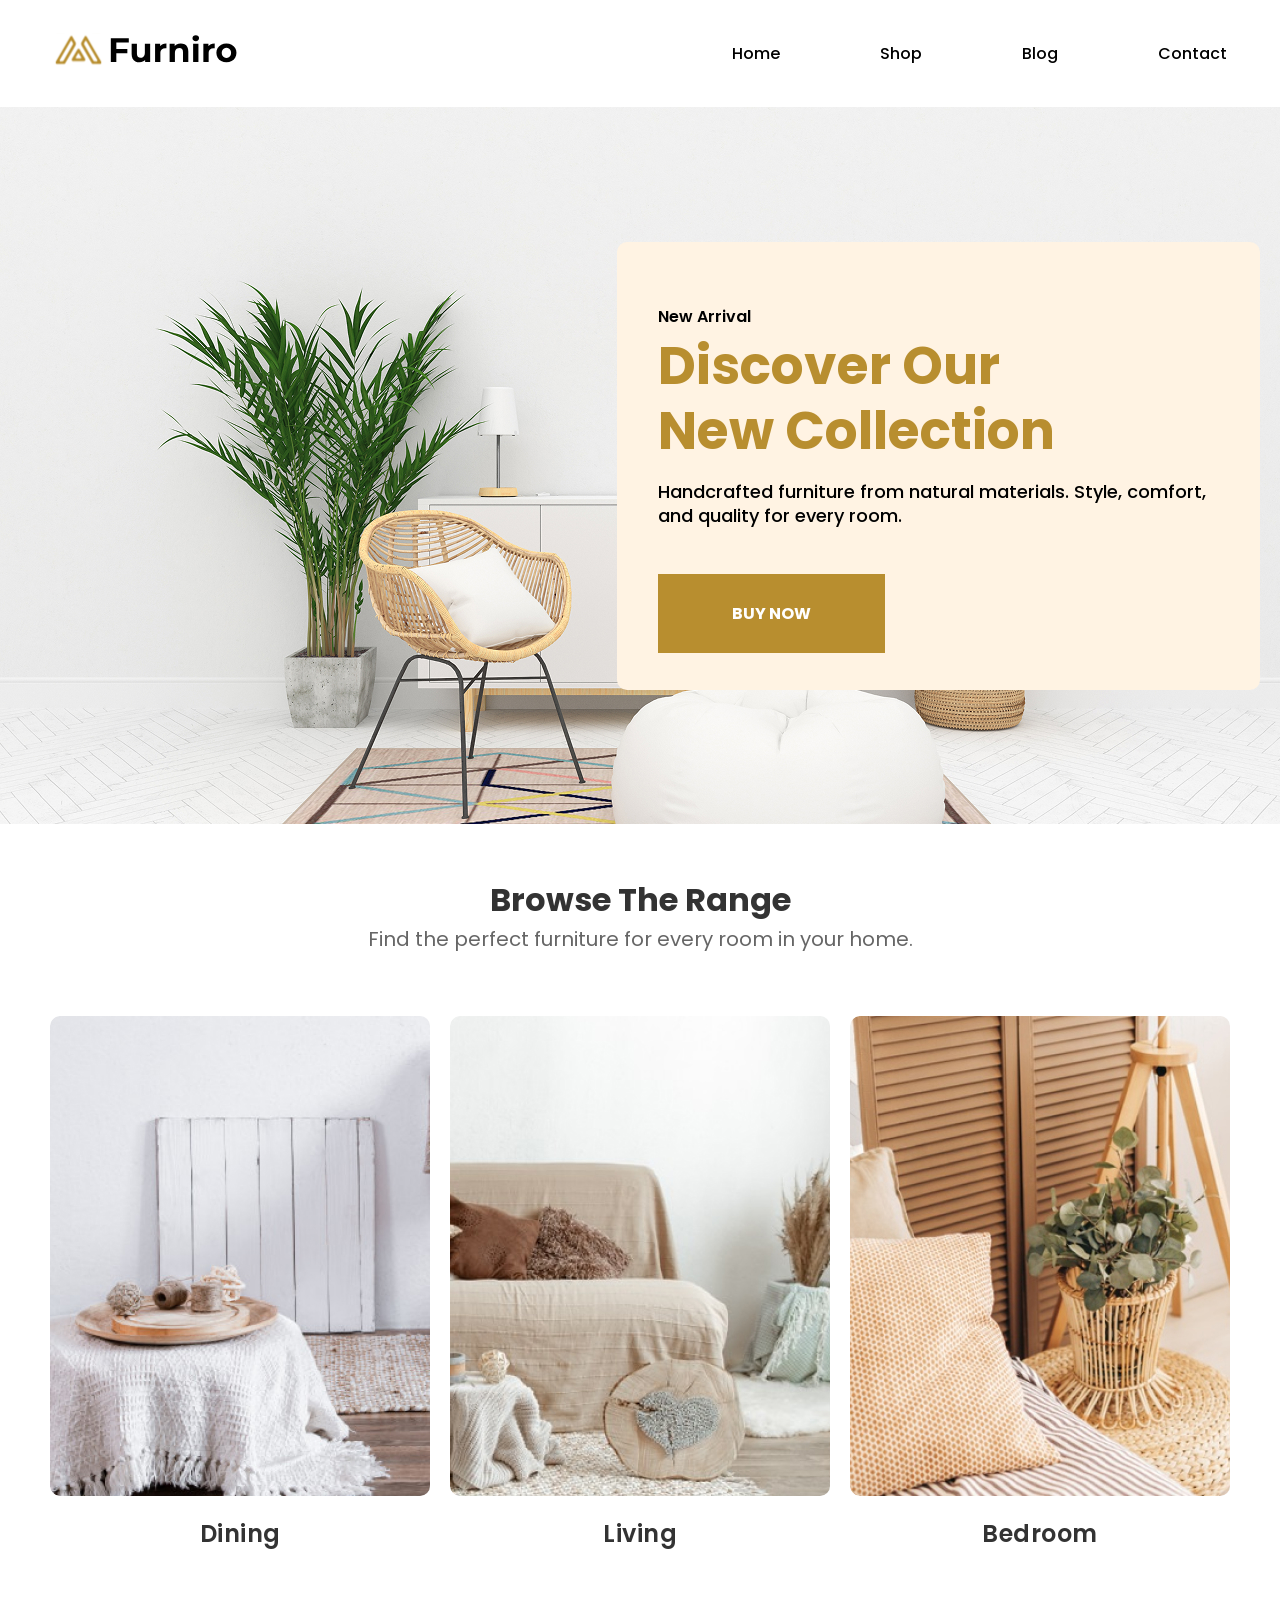
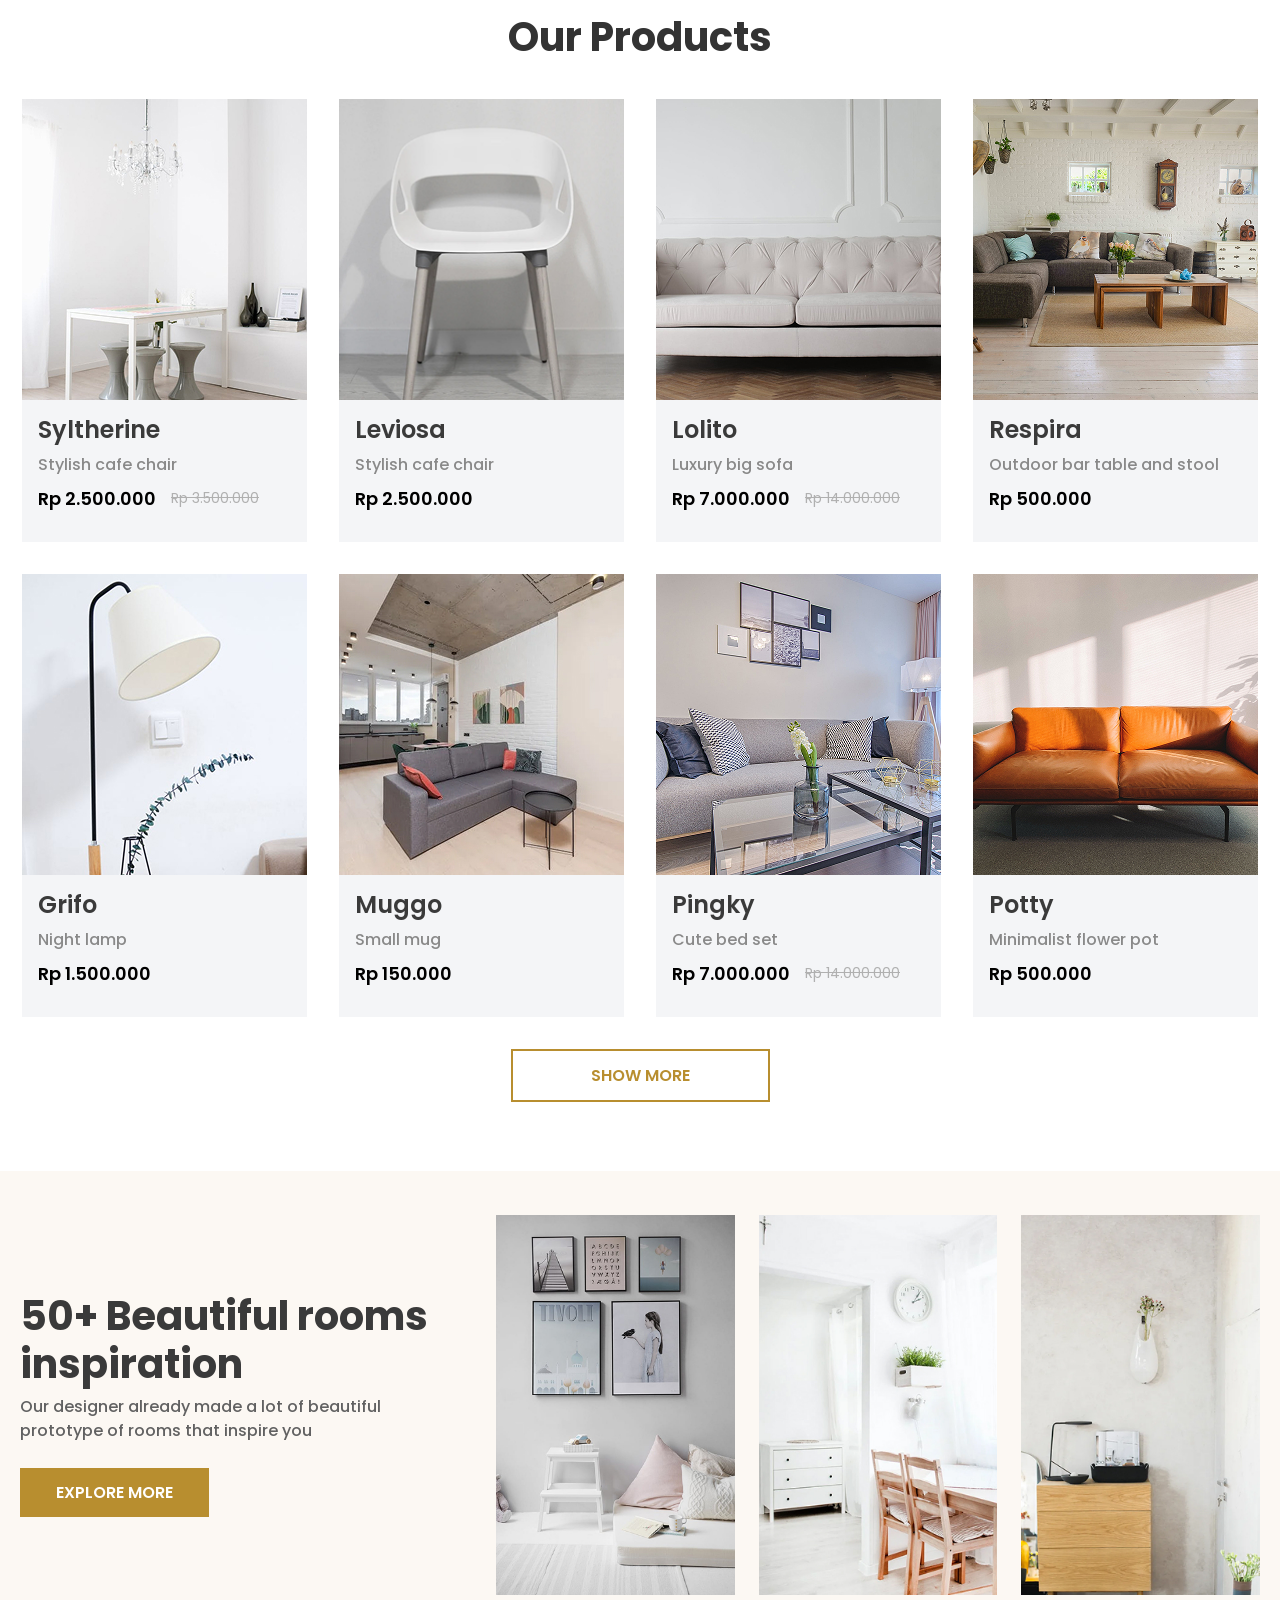
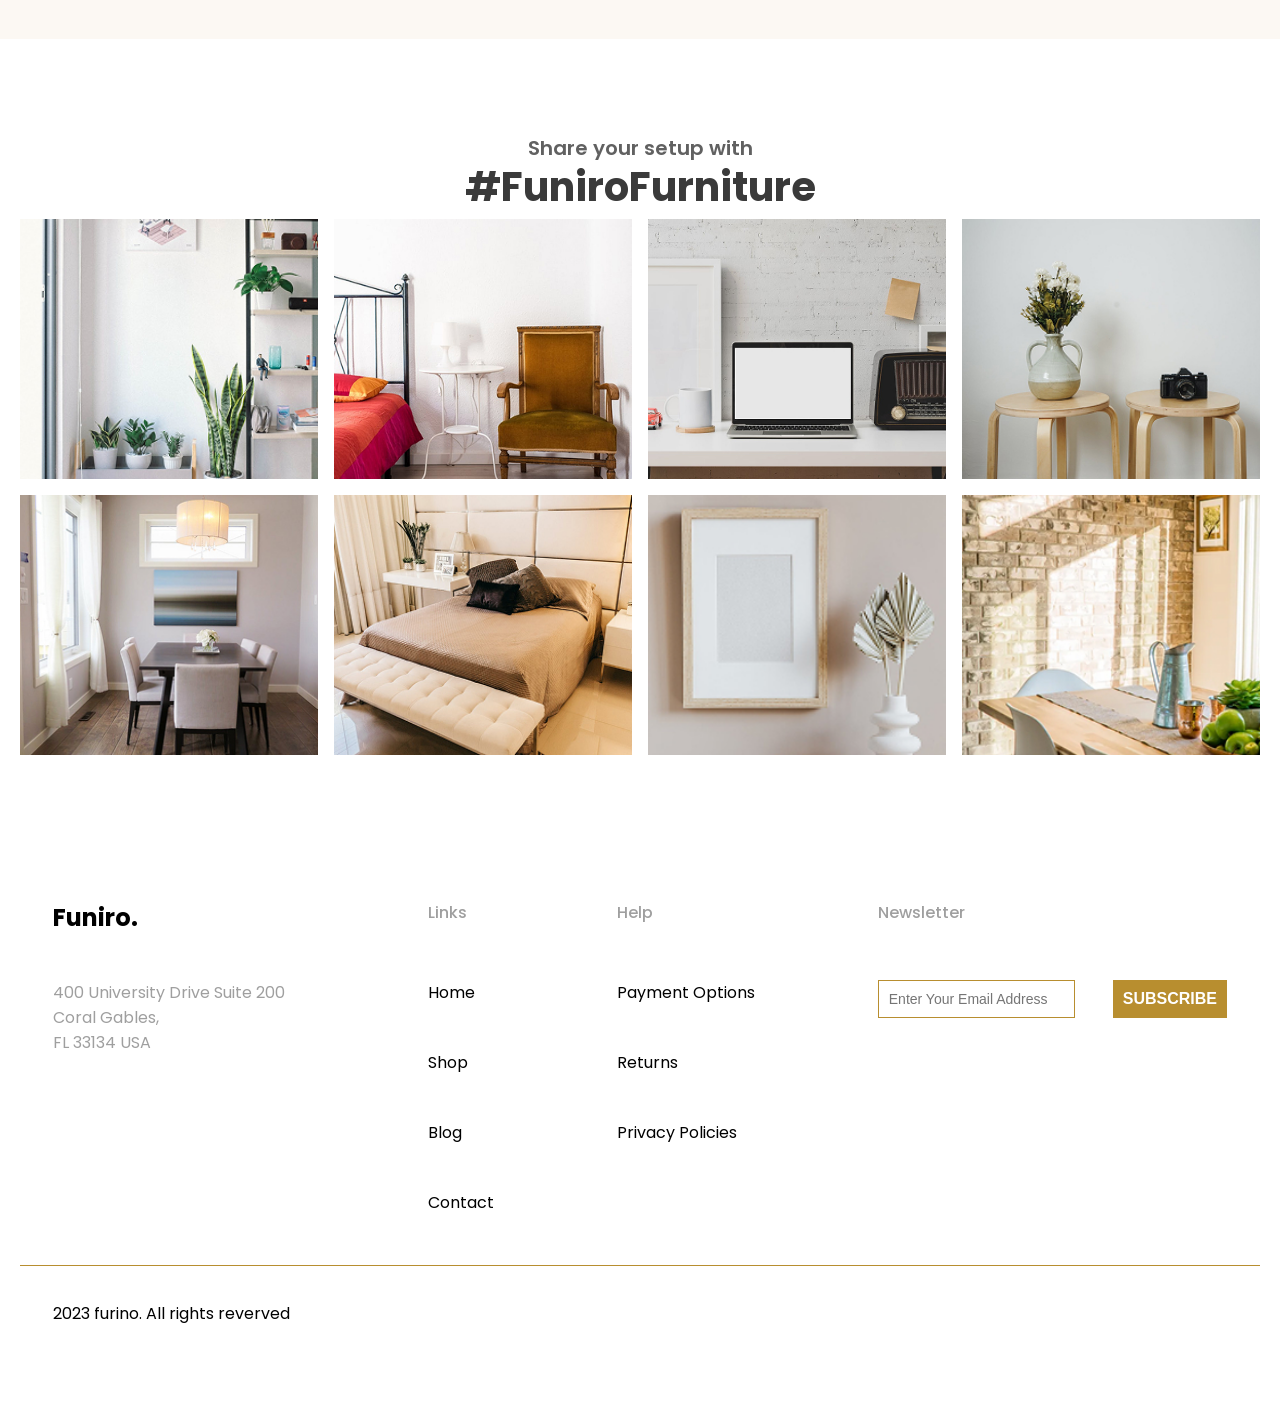
<file: index.html>
<!DOCTYPE html>
<html lang="en">
<head>
    <meta charset="UTF-8">
    <meta name="viewport" content="width=device-width, initial-scale=1.0">
    <title>Furniro</title>
    <link rel="preconnect" href="https://fonts.googleapis.com">
<link rel="preconnect" href="https://fonts.gstatic.com" crossorigin>
<link href="https://fonts.googleapis.com/css2?family=Poppins:ital,wght@0,300;0,400;0,500;0,600;0,700;1,300;1,400;1,500;1,600;1,700&display=swap" rel="stylesheet">
    <link rel="shortcut icon" href="images/favicon.svg" type="image/x-icon">
    <link rel="stylesheet" href="css/style.css">
</head>
<body>
    <div class="wrapper">
        <header class="header header-main">
            <div class="container">
                <div class="header__inner">
                    <a href="#" class="logo">
                        <img src="images/logo.svg" alt="" class="logo__img">
                    </a>
                    <nav class="menu">
                        <ul class="menu__list">
                            <li class="menu__list-item">
                                <a href="index.html" class="menu__list-link">Home</a>
                            </li>
                            <li class="menu__list-item">
                                <a href="catalog.html" class="menu__list-link">Shop</a>
                            </li>
                            <li class="menu__list-item">
                                <a href="about.html" class="menu__list-link">Blog</a>
                            </li>
                            <li class="menu__list-item">
                                <a href="contact.html" class="menu__list-link">Contact</a>
                            </li>
                        </ul>
                    </nav>
                </div>
            </div>
        </header>
        
        <main class="main">
            <section class="top">
                <img src="images/background.jpg" alt="Background" class="top__bg">

                <div class="container">
                    <div class="top__card">
                        <p class="top__tag">New Arrival</p>
                        <h1 class="top__title">
                            Discover Our<br> New Collection
                        </h1>
                        <p class="top__text">Handcrafted furniture from natural materials. Style, comfort, and quality for every room.</p>
                        <a href="catalog.html" class="top__link">
                            BUY Now
                        </a>
                    </div>
                </div>
            </section>
            <section class="categories">
                <div class="container">
                    <h2 class="categories__title">Browse The Range</h2>
                    <p class="categories__subtitle">Find the perfect furniture for every room in your home.</p>
                    <div class="categories__grid">
                        <div class="categories__item">
                            <a href="#" class="categories__link">
                                <img src="images/dining.jpg" alt="Dining Room" class="categories__img">
                            </a>
                            <h3 class="categories__name">Dining</h3>
                        </div>
                        <div class="categories__item">
                            <a href="#" class="categories__link">
                                <img src="images/living.jpg" alt="Living Room" class="categories__img">
                            </a>
                            <h3 class="categories__name">Living</h3>
                        </div>
                        <div class="categories__item">
                            <a href="#" class="categories__link">
                                <img src="images/bedroom.jpg" alt="Bedroom" class="categories__img">
                            </a>
                            <h3 class="categories__name">Bedroom</h3>
                        </div>
                    </div>
                </div>
            </section>

            <section class="products">
                <div class="container">
                    <h2 class="products__title">Our Products</h2>
                    <div class="products__grid">
                        <a href="#" class="products__card">
                            <img src="images/product1.jpg" alt="Syltherine" class="products__img">
                            <div class="products__info">
                                <h3 class="products__name">Syltherine</h3>
                                <p class="products__desc">Stylish cafe chair</p>
                                <div class="products__price">
                                    <span class="products__price-current">Rp 2.500.000</span>
                                    <span class="products__price-old">Rp 3.500.000</span>
                                </div>
                            </div>
                        </a>
                        <a href="#" class="products__card">
                            <img src="images/product2.jpg" alt="Leviosa" class="products__img">
                            <div class="products__info">
                                <h3 class="products__name">Leviosa</h3>
                                <p class="products__desc">Stylish cafe chair</p>
                                <div class="products__price">
                                    <span class="products__price-current">Rp 2.500.000</span>
                                </div>
                            </div>
                        </a>
                        <a href="#" class="products__card">
                            <img src="images/product3.jpg" alt="Lolito" class="products__img">
                            <div class="products__info">
                                <h3 class="products__name">Lolito</h3>
                                <p class="products__desc">Luxury big sofa</p>
                                <div class="products__price">
                                    <span class="products__price-current">Rp 7.000.000</span>
                                    <span class="products__price-old">Rp 14.000.000</span>
                                </div>
                            </div>
                        </a>
                        <a href="#" class="products__card">
                            <img src="images/product4.jpg" alt="Respira" class="products__img">
                            <div class="products__info">
                                <h3 class="products__name">Respira</h3>
                                <p class="products__desc">Outdoor bar table and stool</p>
                                <div class="products__price">
                                    <span class="products__price-current">Rp 500.000</span>
                                </div>
                            </div>
                        </a>
                        <a href="#" class="products__card">
                            <img src="images/product5.jpg" alt="Grifo" class="products__img">
                            <div class="products__info">
                                <h3 class="products__name">Grifo</h3>
                                <p class="products__desc">Night lamp</p>
                                <div class="products__price">
                                    <span class="products__price-current">Rp 1.500.000</span>
                                </div>
                            </div>
                        </a>
                        <a href="#" class="products__card">
                            <img src="images/product6.jpg" alt="Muggo" class="products__img">
                            <div class="products__info">
                                <h3 class="products__name">Muggo</h3>
                                <p class="products__desc">Small mug</p>
                                <div class="products__price">
                                    <span class="products__price-current">Rp 150.000</span>
                                </div>
                            </div>
                        </a>
                        <a href="#" class="products__card">
                            <img src="images/product7.jpg" alt="Pingky" class="products__img">
                            <div class="products__info">
                                <h3 class="products__name">Pingky</h3>
                                <p class="products__desc">Cute bed set</p>
                                <div class="products__price">
                                    <span class="products__price-current">Rp 7.000.000</span>
                                    <span class="products__price-old">Rp 14.000.000</span>
                                </div>
                            </div>
                        </a>
                        <a href="#" class="products__card">
                            <img src="images/product8.jpg" alt="Potty" class="products__img">
                            <div class="products__info">
                                <h3 class="products__name">Potty</h3>
                                <p class="products__desc">Minimalist flower pot</p>
                                <div class="products__price">
                                    <span class="products__price-current">Rp 500.000</span>
                                </div>
                            </div>
                        </a>
                    </div>
                    <div class="products__btn-wrapper">
                        <a href="catalog.html" class="products__btn">Show More</a>
                    </div>
                </div>
            </section>

            <section class="inspiration">
                <div class="container">
                    <div class="inspiration__wrapper">
                        <div class="inspiration__content">
                            <h2 class="inspiration__title">50+ Beautiful rooms<br>inspiration</h2>
                            <p class="inspiration__text">Our designer already made a lot of beautiful prototype of rooms that inspire you</p>
                            <a href="catalog.html" class="inspiration__btn">Explore More</a>
                        </div>
                        <div class="inspiration__gallery">
                            <div class="inspiration__img-wrapper">
                                <img src="images/room1.jpg" alt="Room 1" class="inspiration__img">
                            </div>

                            <div class="inspiration__img-wrapper inspiration__img-wrapper--large">
                                <img src="images/room2.jpg" alt="Inner Peace" class="inspiration__img">
                            </div>
                            <div class="inspiration__img-wrapper">
                                <img src="images/room3.jpg" alt="Room 3" class="inspiration__img">
                            </div>
                        </div>
                    </div>
                </div>
            </section>

            <section class="gallery">
                <div class="container">
                    <h2 class="gallery__title">Share your setup with<br><span class="gallery__title-highlight">#FuniroFurniture</span></h2>
        
                    <div class="gallery__grid">
                        <div class="gallery__item">
                            <img src="images/gallery1.jpg" alt="Interior 1" class="gallery__img">
                        </div>
                        <div class="gallery__item">
                            <img src="images/gallery2.jpg" alt="Interior 2" class="gallery__img">
                        </div>
                        <div class="gallery__item">
                            <img src="images/gallery3.jpg" alt="Interior 3" class="gallery__img">
                        </div>
                        <div class="gallery__item">
                            <img src="images/gallery4.jpg" alt="Interior 4" class="gallery__img">
                        </div>
                        <div class="gallery__item">
                            <img src="images/gallery5.jpg" alt="Interior 5" class="gallery__img">
                        </div>
                        <div class="gallery__item">
                            <img src="images/gallery6.jpg" alt="Interior 6" class="gallery__img">
                        </div>
                        <div class="gallery__item">
                            <img src="images/gallery7.jpg" alt="Interior 7" class="gallery__img">
                        </div>
                        <div class="gallery__item">
                            <img src="images/gallery8.jpg" alt="Interior 8" class="gallery__img">
                        </div>
                    </div>
                </div>
            </section>
        </main>
        
        <footer class="footer">
            <div class="container">
                <nav class="footer__menu">
                    <ul class="footer__menu-list">
                        <li class="footer__menu-item">
                            <p class="footer__menu-title-brand">Funiro.</p>
                        </li>
                        <li class="footer__menu-item">
                            <p class="footer__menu-brand">400 University Drive Suite 200 Coral 
                                Gables,<br>
                                FL 33134 USA</p>
                        </li>
                    </ul>
                    <ul class="footer__menu-list">
                        <li class="footer__menu-item">
                            <p class="footer__menu-title">Links</p>
                        </li>
                        <li class="footer__menu-item">
                            <a href="index.html" class="footer__menu-link">Home</a>
                        </li>
                        <li class="footer__menu-item">
                            <a href="catalog.html" class="footer__menu-link">Shop</a>
                        </li>
                        <li class="footer__menu-item">
                            <a href="about.html" class="footer__menu-link">Blog</a>
                        </li>
                        <li class="footer__menu-item">
                            <a href="contact.html" class="footer__menu-link">Contact</a>
                        </li>
                    </ul>
                    <ul class="footer__menu-list">
                        <li class="footer__menu-item">
                            <p class="footer__menu-title">Help</p>
                        </li>
                        <li class="footer__menu-item">
                            <a href="#" class="footer__menu-link">Payment Options</a>
                        </li>
                        <li class="footer__menu-item">
                            <a href="#" class="footer__menu-link">Returns</a>
                        </li>
                        <li class="footer__menu-item">
                            <a href="#" class="footer__menu-link">Privacy Policies</a>
                        </li>
                        
                    </ul>
                    <ul class="footer__menu-list">
                        <li class="footer__menu-item">
                            <p class="footer__menu-title">Newsletter</p>
                        </li>
                        <li class="footer__menu-item">
                        <form class="footer__newsletter-form">
                         <input class="footer__newsletter-input" type="email" placeholder="Enter Your Email Address">
                        <button class="footer__newsletter-btn" type="submit">SUBSCRIBE</button>
                         </form>
                        </li>
                    </ul>
                </nav>
                <div class="footer__copy">
                    <p class="footer__copy-text">
                        2023 furino. All rights reverved
                    </p>
                </div>
            </div>
        </footer>

    </div>


</body>
</html>
</file>
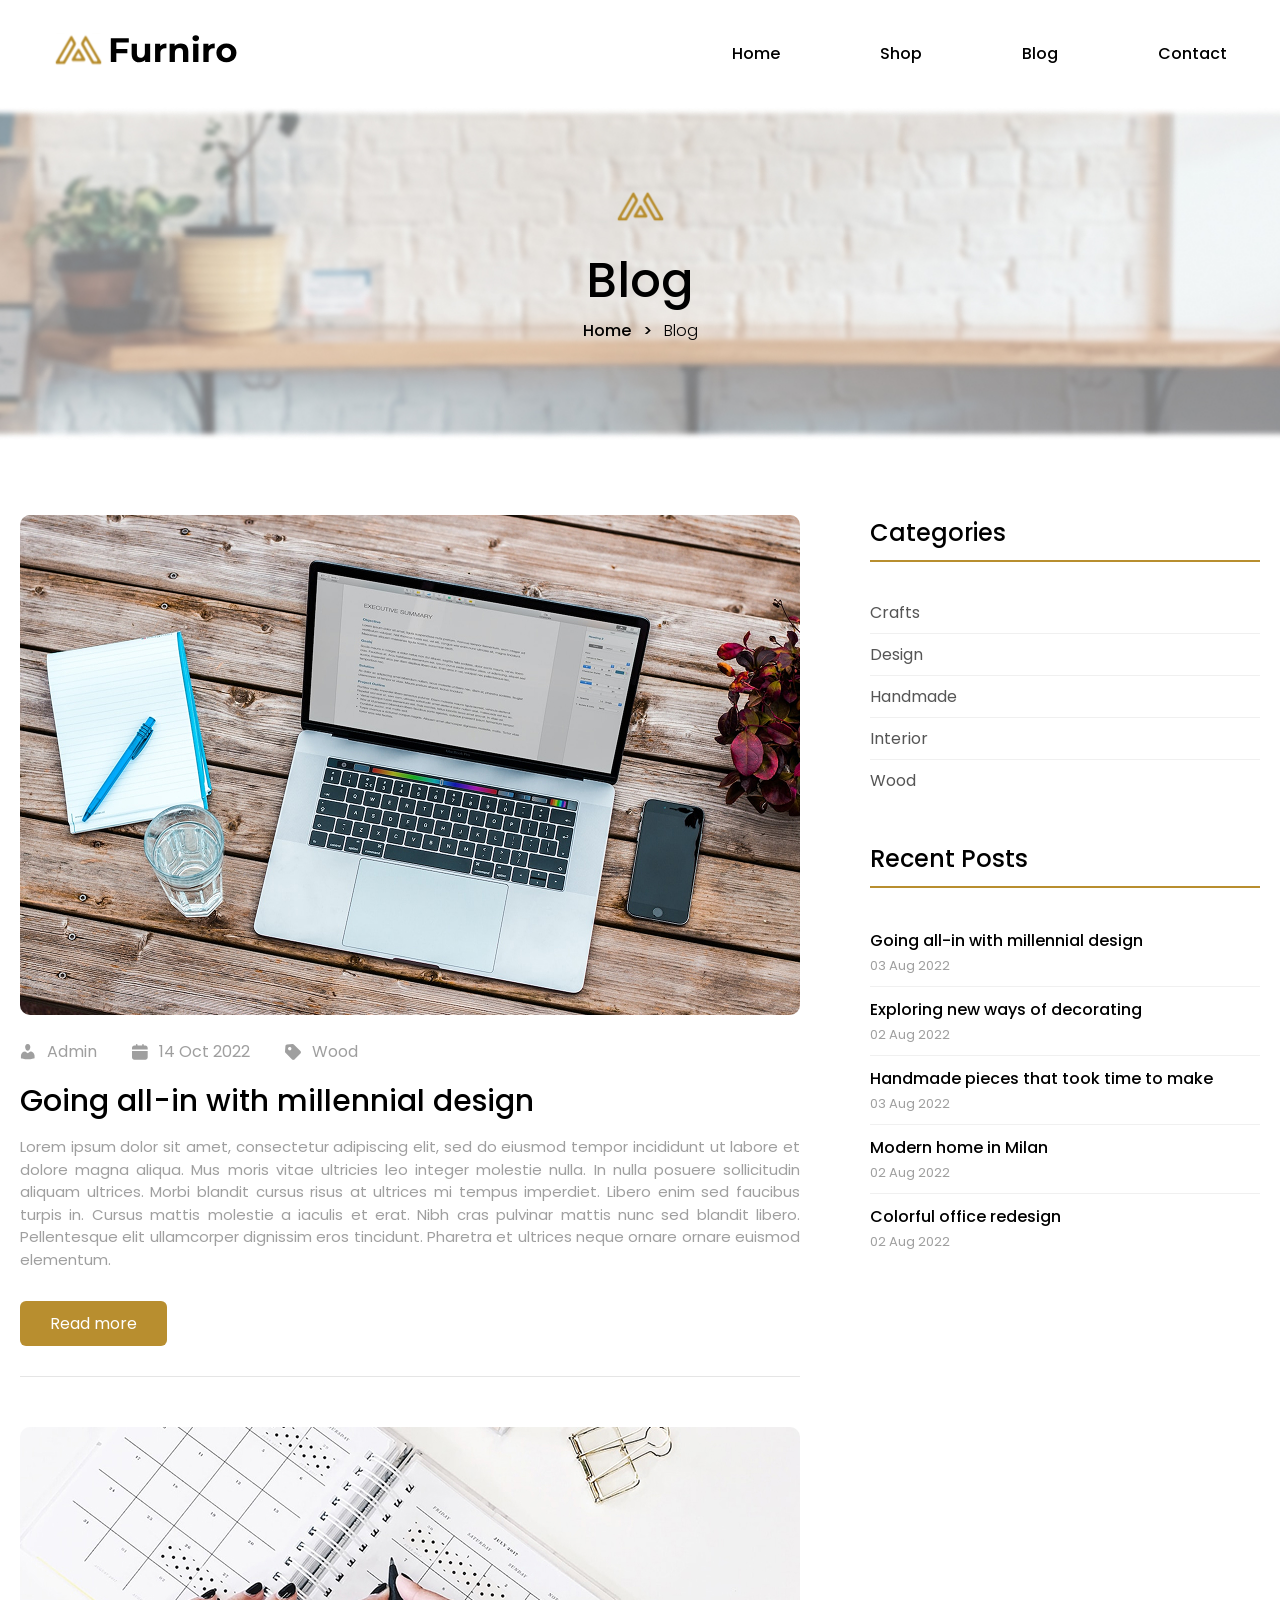
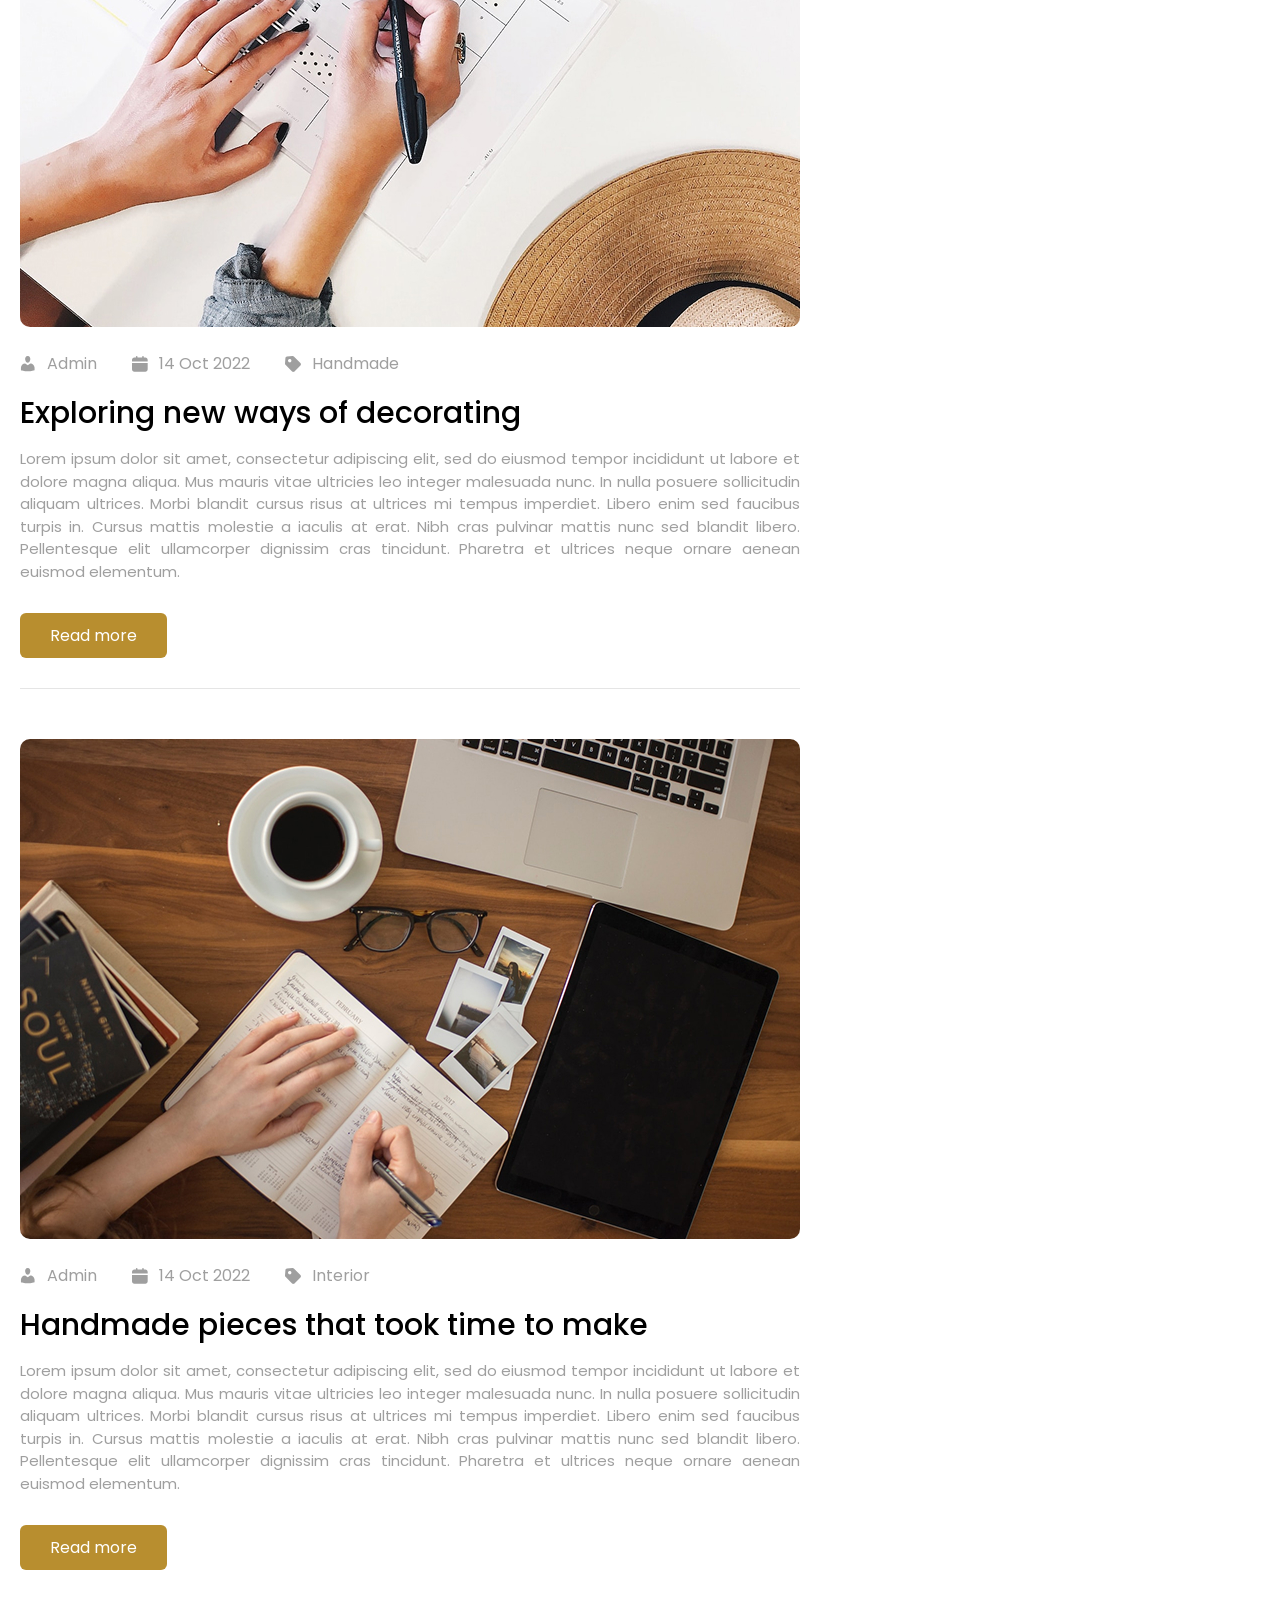
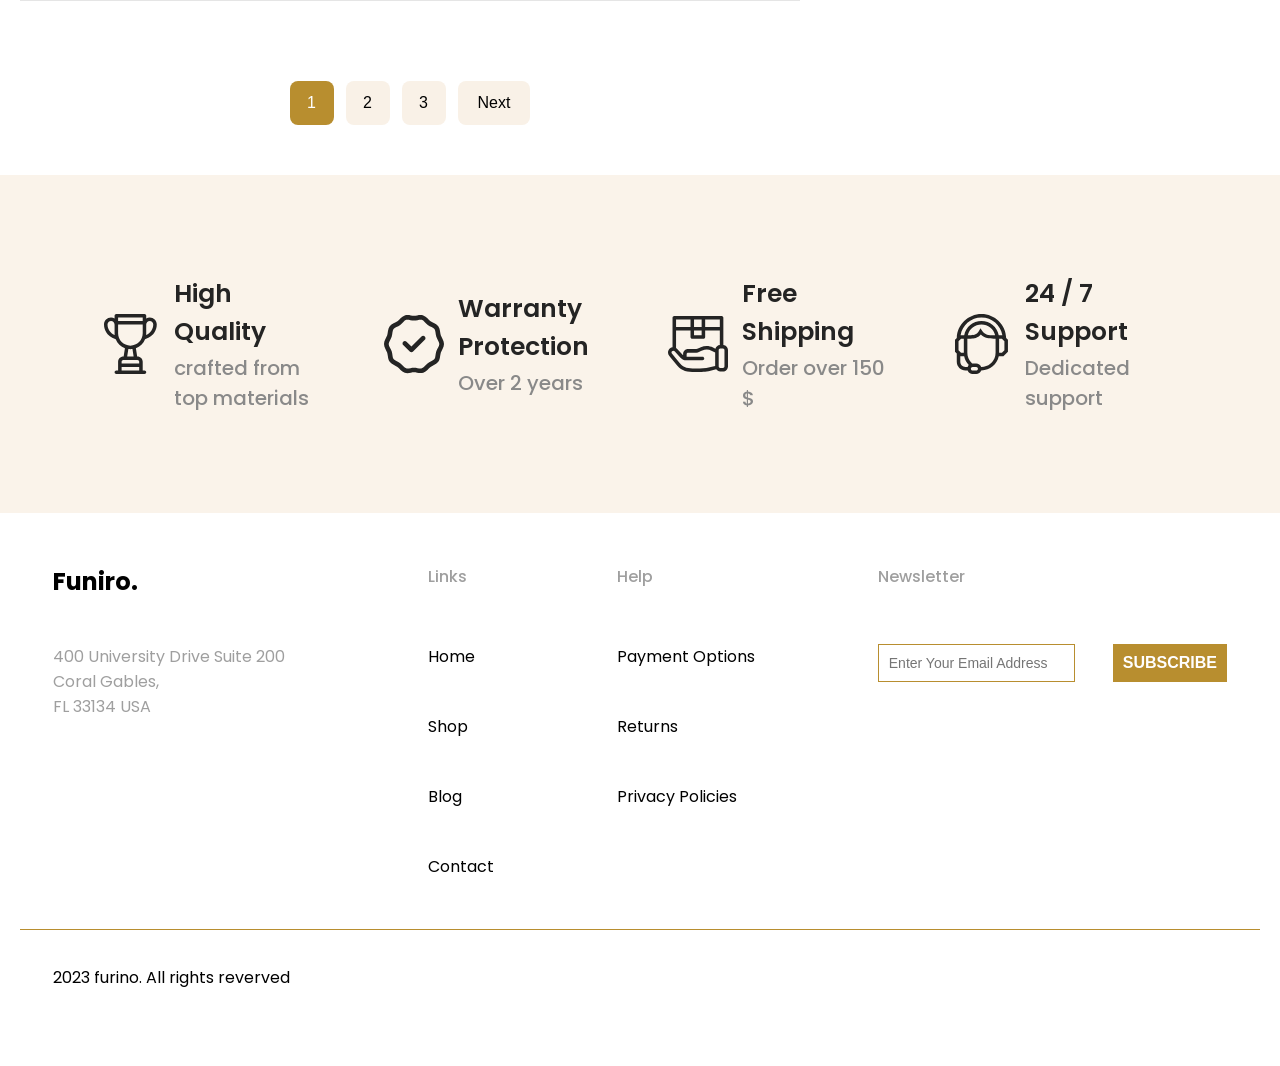
<file: about.html>
<!DOCTYPE html>
<html lang="en">
<head>
    <meta charset="UTF-8">
    <meta name="viewport" content="width=device-width, initial-scale=1.0">
    <title>Furniro</title>
    <link rel="preconnect" href="https://fonts.googleapis.com">
<link rel="preconnect" href="https://fonts.gstatic.com" crossorigin>
<link href="https://fonts.googleapis.com/css2?family=Poppins:ital,wght@0,300;0,400;0,500;0,600;0,700;1,300;1,400;1,500;1,600;1,700&display=swap" rel="stylesheet">
    <link rel="shortcut icon" href="images/favicon.svg" type="image/x-icon">
    <link rel="stylesheet" href="css/style.css">
</head>
<body>
    <div class="wrapper">
        <header class="header header-main">
            <div class="container">
                <div class="header__inner">
                    <a href="#" class="logo">
                        <img src="images/logo.svg" alt="" class="logo__img">
                    </a>
                    <nav class="menu">
                        <ul class="menu__list">
                            <li class="menu__list-item">
                                <a href="index.html" class="menu__list-link">Home</a>
                            </li>
                            <li class="menu__list-item">
                                <a href="catalog.html" class="menu__list-link">Shop</a>
                            </li>
                            <li class="menu__list-item">
                                <a href="about.html" class="menu__list-link">Blog</a>
                            </li>
                            <li class="menu__list-item">
                                <a href="contact.html" class="menu__list-link">Contact</a>
                            </li>
                        </ul>
                    </nav>
                </div>
            </div>
        </header>
        
        <main class="main">
            <section class="page-banner">
                <img src="images/banner.jpg" alt="Contact Banner" class="page-banner__bg">
                <div class="container">
                    <div class="page-banner__content">
                        <img src="images/logos.svg" alt="Furniro" class="page-banner__logo">
                        <h1 class="page-banner__title">Blog</h1>
                        <div class="page-banner__breadcrumbs">
                            <a href="index.html" class="page-banner__breadcrumb">Home</a>
                            <span class="page-banner__separator">></span>
                            <span class="page-banner__breadcrumb-current">Blog</span>
                        </div>
                    </div>
                </div>
            </section>
        
            <section class="blog">
                <div class="container">
                    <div class="blog__wrapper">
                        <div class="blog__posts">
                            <article class="blog__post">
                                <img src="images/blog1.jpg" alt="Going all-in with millennial design" class="blog__post-img">
                                <div class="blog__post-meta">
                                    <span class="blog__post-author">
                                        <img src="images/icon-user.svg" alt="Admin" class="blog__meta-icon"> Admin
                                    </span>
                                    <span class="blog__post-date">
                                        <img src="images/icon-calendar.svg" alt="Date" class="blog__meta-icon"> 14 Oct 2022
                                    </span>
                                    <span class="blog__post-category">
                                        <img src="images/icon-folder.svg" alt="Category" class="blog__meta-icon"> Wood
                                    </span>
                                </div>
                                <h2 class="blog__post-title">Going all-in with millennial design</h2>
                                <p class="blog__post-text">
                                    Lorem ipsum dolor sit amet, consectetur adipiscing elit, sed do eiusmod tempor incididunt ut labore et dolore magna aliqua. Mus moris vitae ultricies leo integer molestie nulla. In nulla posuere sollicitudin aliquam ultrices. Morbi blandit cursus risus at ultrices mi tempus imperdiet. Libero enim sed faucibus turpis in. Cursus mattis molestie a iaculis et erat. Nibh cras pulvinar mattis nunc sed blandit libero. Pellentesque elit ullamcorper dignissim eros tincidunt. Pharetra et ultrices neque ornare ornare euismod elementum.
                                </p>
                                <a href="#" class="blog__post-btn">Read more</a>
                            </article>
                            <article class="blog__post">
                                <img src="images/blog2.jpg" alt="Exploring new ways of decorating" class="blog__post-img">
                                <div class="blog__post-meta">
                                    <span class="blog__post-author">
                                        <img src="images/icon-user.svg" alt="Admin" class="blog__meta-icon"> Admin
                                    </span>
                                    <span class="blog__post-date">
                                        <img src="images/icon-calendar.svg" alt="Date" class="blog__meta-icon"> 14 Oct 2022
                                    </span>
                                    <span class="blog__post-category">
                                        <img src="images/icon-folder.svg" alt="Category" class="blog__meta-icon"> Handmade
                                    </span>
                                </div>
                                <h2 class="blog__post-title">Exploring new ways of decorating</h2>
                                <p class="blog__post-text">
                                    Lorem ipsum dolor sit amet, consectetur adipiscing elit, sed do eiusmod tempor incididunt ut labore et dolore magna aliqua. Mus mauris vitae ultricies leo integer malesuada nunc. In nulla posuere sollicitudin aliquam ultrices. Morbi blandit cursus risus at ultrices mi tempus imperdiet. Libero enim sed faucibus turpis in. Cursus mattis molestie a iaculis at erat. Nibh cras pulvinar mattis nunc sed blandit libero. Pellentesque elit ullamcorper dignissim cras tincidunt. Pharetra et ultrices neque ornare aenean euismod elementum.
                                </p>
                                <a href="#" class="blog__post-btn">Read more</a>
                            </article>
                            <article class="blog__post">
                                <img src="images/blog3.jpg" alt="Handmade pieces that took time to make" class="blog__post-img">
                                <div class="blog__post-meta">
                                    <span class="blog__post-author">
                                        <img src="images/icon-user.svg" alt="Admin" class="blog__meta-icon"> Admin
                                    </span>
                                    <span class="blog__post-date">
                                        <img src="images/icon-calendar.svg" alt="Date" class="blog__meta-icon"> 14 Oct 2022
                                    </span>
                                    <span class="blog__post-category">
                                        <img src="images/icon-folder.svg" alt="Category" class="blog__meta-icon"> Interior
                                    </span>
                                </div>
                                <h2 class="blog__post-title">Handmade pieces that took time to make</h2>
                                <p class="blog__post-text">
                                    Lorem ipsum dolor sit amet, consectetur adipiscing elit, sed do eiusmod tempor incididunt ut labore et dolore magna aliqua. Mus mauris vitae ultricies leo integer malesuada nunc. In nulla posuere sollicitudin aliquam ultrices. Morbi blandit cursus risus at ultrices mi tempus imperdiet. Libero enim sed faucibus turpis in. Cursus mattis molestie a iaculis at erat. Nibh cras pulvinar mattis nunc sed blandit libero. Pellentesque elit ullamcorper dignissim cras tincidunt. Pharetra et ultrices neque ornare aenean euismod elementum.
                                </p>
                                <a href="#" class="blog__post-btn">Read more</a>
                            </article>
                            <div class="blog__pagination">
                                <button class="blog__pagination-btn blog__pagination-btn--active">1</button>
                                <button class="blog__pagination-btn">2</button>
                                <button class="blog__pagination-btn">3</button>
                                <button class="blog__pagination-btn blog__pagination-btn--next">Next</button>
                            </div>
                        </div>
                        <aside class="blog__sidebar">
                            <div class="blog__categories">
                                <h3 class="blog__sidebar-title">Categories</h3>
                                <ul class="blog__categories-list">
                                    <li><a href="#">Crafts</a></li>
                                    <li><a href="#">Design</a></li>
                                    <li><a href="#">Handmade</a></li>
                                    <li><a href="#">Interior</a></li>
                                    <li><a href="#">Wood</a></li>
                                </ul>
                            </div>
                            <div class="blog__recent">
                                <h3 class="blog__sidebar-title">Recent Posts</h3>
                                <ul class="blog__recent-list">
                                    <li>
                                        <a href="#">Going all-in with millennial design</a>
                                        <span class="blog__recent-date">03 Aug 2022</span>
                                    </li>
                                    <li>
                                        <a href="#">Exploring new ways of decorating</a>
                                        <span class="blog__recent-date">02 Aug 2022</span>
                                    </li>
                                    <li>
                                        <a href="#">Handmade pieces that took time to make</a>
                                        <span class="blog__recent-date">03 Aug 2022</span>
                                    </li>
                                    <li>
                                        <a href="#">Modern home in Milan</a>
                                        <span class="blog__recent-date">02 Aug 2022</span>
                                    </li>
                                    <li>
                                        <a href="#">Colorful office redesign</a>
                                        <span class="blog__recent-date">02 Aug 2022</span>
                                    </li>
                                </ul>
                            </div>
                        </aside>
                    </div>
                </div>
            </section>         
            
            <section class="benefits">
                <div class="container">
                    <div class="benefits__grid">
                        <div class="benefits__item">
                            <div class="benefits__icon">
                                <img src="images/icon-1.svg" alt="High Quality">
                            </div>
                            <div class="benefits__content">
                                <h3 class="benefits__title">High Quality</h3>
                                <p class="benefits__text">crafted from top materials</p>
                            </div>
                        </div>
                        <div class="benefits__item">
                            <div class="benefits__icon">
                                <img src="images/icon-3.svg" alt="Warranty Protection">
                            </div>
                            <div class="benefits__content">
                                <h3 class="benefits__title">Warranty Protection</h3>
                                <p class="benefits__text">Over 2 years</p>
                            </div>
                        </div>
                        <div class="benefits__item">
                            <div class="benefits__icon">
                                <img src="images/icon-2.svg" alt="Free Shipping">
                            </div>
                            <div class="benefits__content">
                                <h3 class="benefits__title">Free Shipping</h3>
                                <p class="benefits__text">Order over 150 $</p>
                            </div>
                        </div>
                        <div class="benefits__item">
                            <div class="benefits__icon">
                                <img src="images/icon-4.svg" alt="24/7 Support">
                            </div>
                            <div class="benefits__content">
                                <h3 class="benefits__title">24 / 7 Support</h3>
                                <p class="benefits__text">Dedicated support</p>
                            </div>
                        </div>
                    </div>
                </div>
            </section>            
        </main>
        
        <footer class="footer">
            <div class="container">
                <nav class="footer__menu">
                    <ul class="footer__menu-list">
                        <li class="footer__menu-item">
                            <p class="footer__menu-title-brand">Funiro.</p>
                        </li>
                        <li class="footer__menu-item">
                            <p class="footer__menu-brand">400 University Drive Suite 200 Coral 
                                Gables,<br>
                                FL 33134 USA</p>
                        </li>
                    </ul>
                    <ul class="footer__menu-list">
                        <li class="footer__menu-item">
                            <p class="footer__menu-title">Links</p>
                        </li>
                        <li class="footer__menu-item">
                            <a href="index.html" class="footer__menu-link">Home</a>
                        </li>
                        <li class="footer__menu-item">
                            <a href="catalog.html" class="footer__menu-link">Shop</a>
                        </li>
                        <li class="footer__menu-item">
                            <a href="about.html" class="footer__menu-link">Blog</a>
                        </li>
                        <li class="footer__menu-item">
                            <a href="contact.html" class="footer__menu-link">Contact</a>
                        </li>
                    </ul>
                    <ul class="footer__menu-list">
                        <li class="footer__menu-item">
                            <p class="footer__menu-title">Help</p>
                        </li>
                        <li class="footer__menu-item">
                            <a href="#" class="footer__menu-link">Payment Options</a>
                        </li>
                        <li class="footer__menu-item">
                            <a href="#" class="footer__menu-link">Returns</a>
                        </li>
                        <li class="footer__menu-item">
                            <a href="#" class="footer__menu-link">Privacy Policies</a>
                        </li>
                        
                    </ul>
                    <ul class="footer__menu-list">
                        <li class="footer__menu-item">
                            <p class="footer__menu-title">Newsletter</p>
                        </li>
                        <li class="footer__menu-item">
                        <form class="footer__newsletter-form">
                         <input class="footer__newsletter-input" type="email" placeholder="Enter Your Email Address">
                        <button class="footer__newsletter-btn" type="submit">SUBSCRIBE</button>
                         </form>
                        </li>
                    </ul>
                </nav>
                <div class="footer__copy">
                    <p class="footer__copy-text">
                        2023 furino. All rights reverved
                    </p>
                </div>
            </div>
        </footer>

    </div>
</body>
</html>
</file>
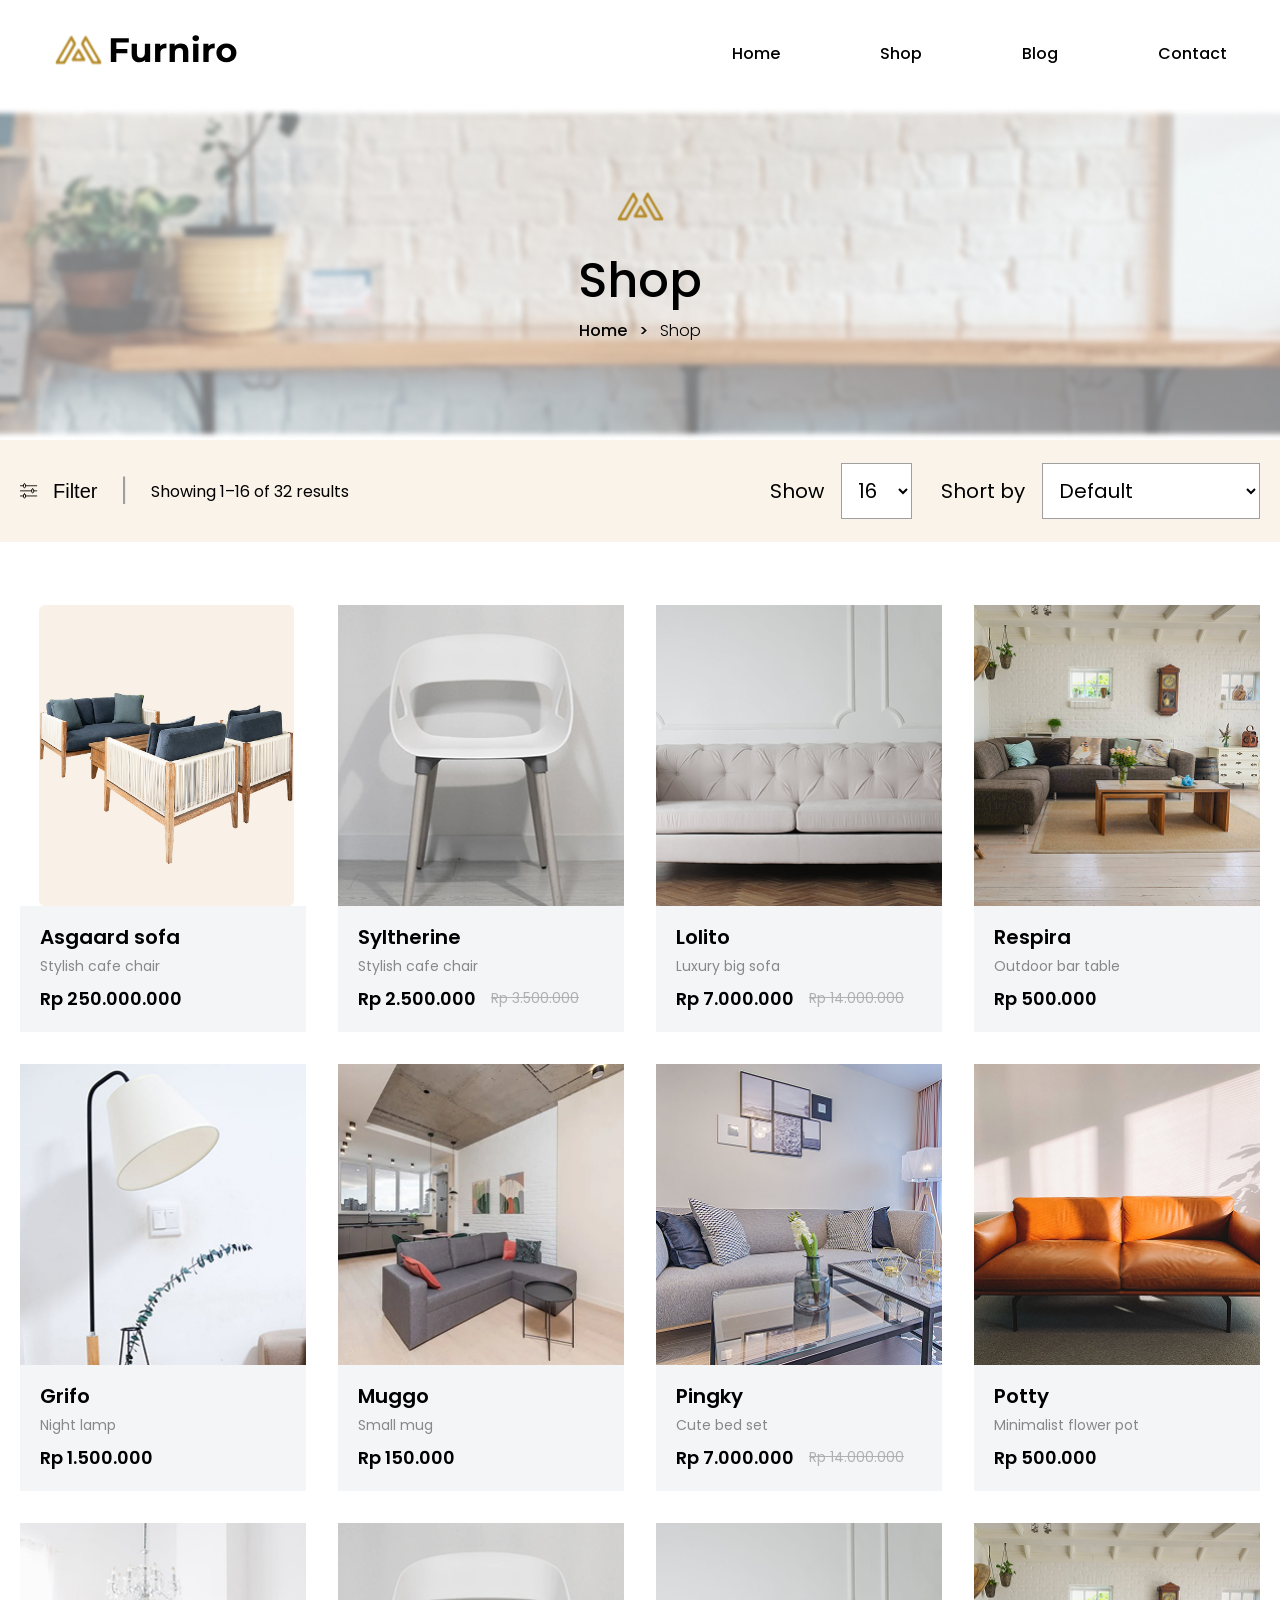
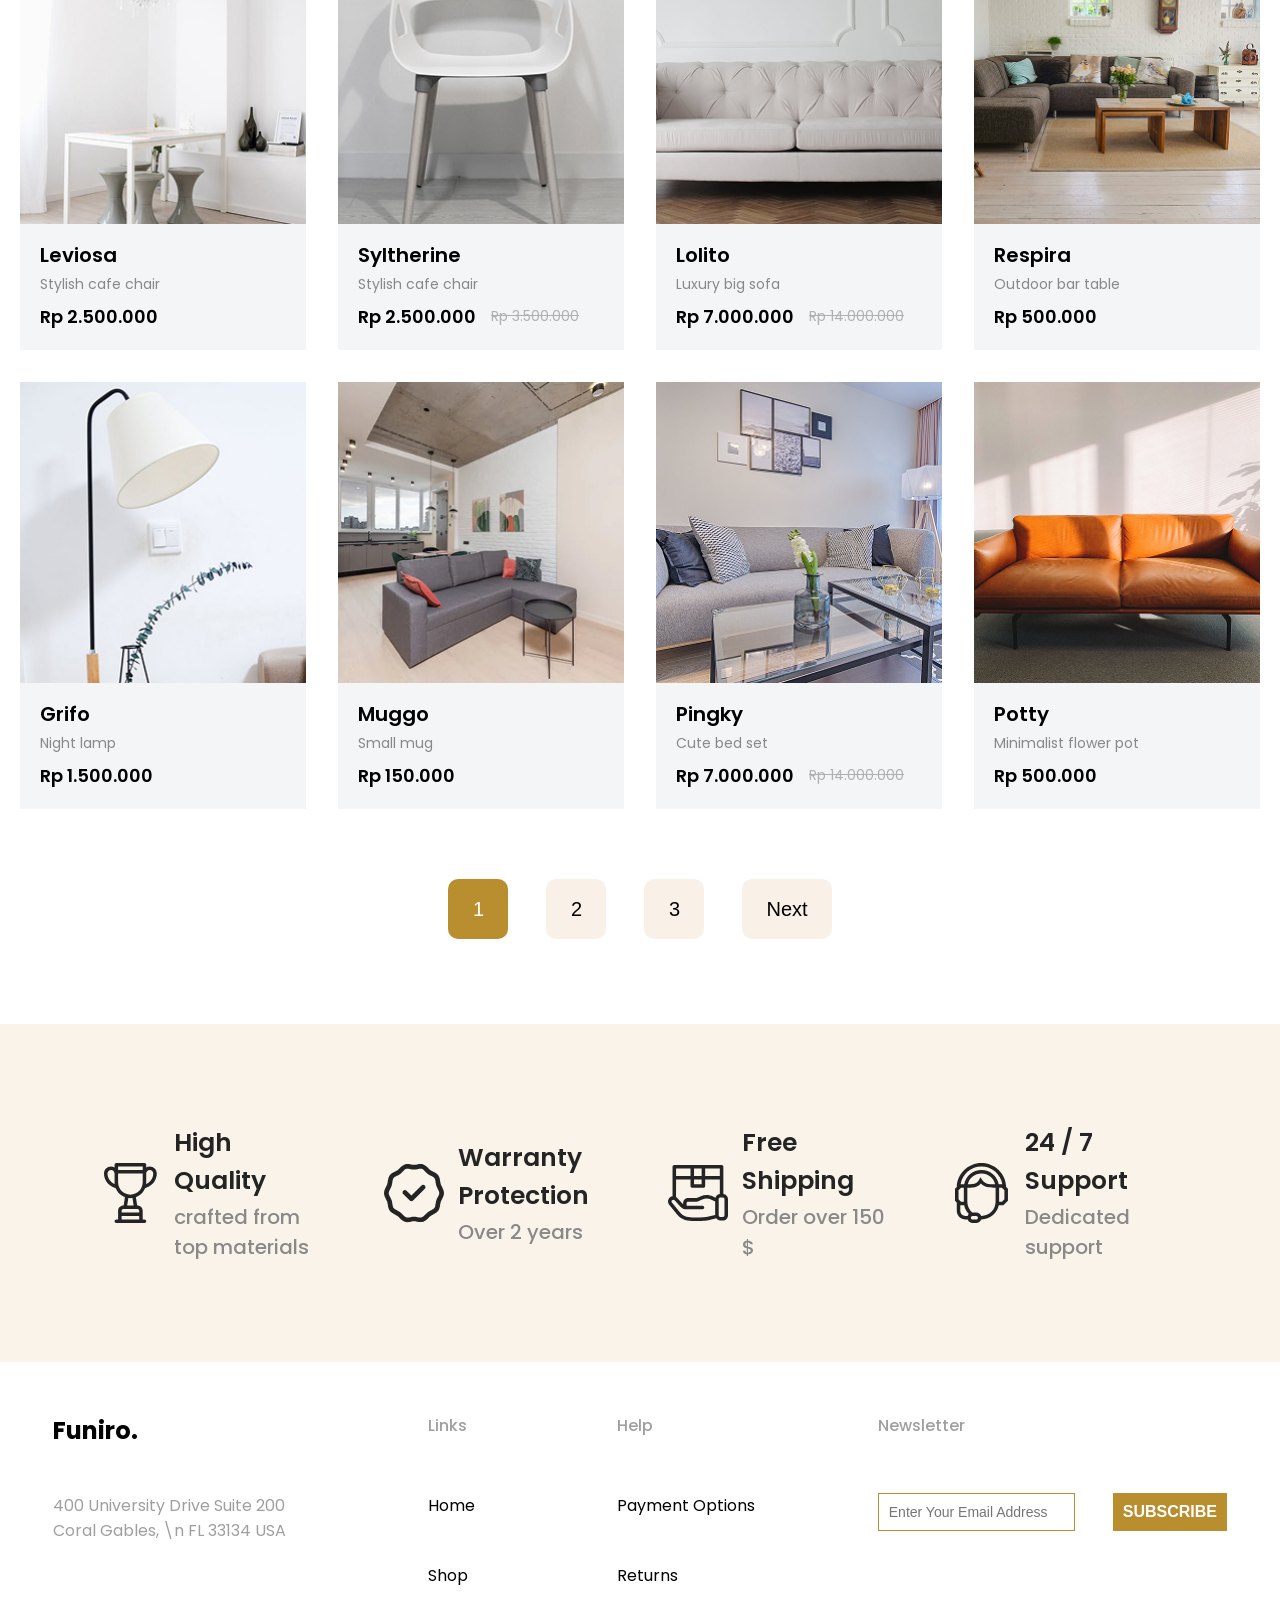
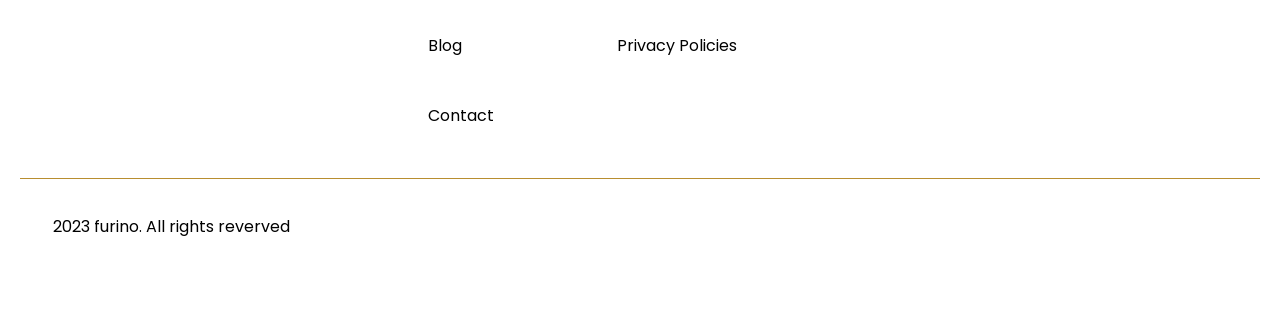
<file: catalog.html>
<!DOCTYPE html>
<html lang="en">
<head>
    <meta charset="UTF-8">
    <meta name="viewport" content="width=device-width, initial-scale=1.0">
    <title>Furniro</title>
    <link rel="preconnect" href="https://fonts.googleapis.com">
<link rel="preconnect" href="https://fonts.gstatic.com" crossorigin>
<link href="https://fonts.googleapis.com/css2?family=Poppins:ital,wght@0,300;0,400;0,500;0,600;0,700;1,300;1,400;1,500;1,600;1,700&display=swap" rel="stylesheet">
    <link rel="shortcut icon" href="images/favicon.svg" type="image/x-icon">
    <link rel="stylesheet" href="css/style.css">
</head>
<body>
    <div class="wrapper">
        <header class="header">
            <div class="container">
                <div class="header__inner">
                    <a href="#" class="logo">
                        <img src="images/logo.svg" alt="" class="logo__img">
                    </a>
                    <nav class="menu">
                        <ul class="menu__list">
                            <li class="menu__list-item">
                                <a href="index.html" class="menu__list-link">Home</a>
                            </li>
                            <li class="menu__list-item">
                                <a href="catalog.html" class="menu__list-link">Shop</a>
                            </li>
                            <li class="menu__list-item">
                                <a href="about.html" class="menu__list-link">Blog</a>
                            </li>
                            <li class="menu__list-item">
                                <a href="contact.html" class="menu__list-link">Contact</a>
                            </li>
                        </ul>
                    </nav>
                </div>
            </div>
        </header>

        <main class="main">
            <section class="page-banner">
                <img src="images/banner.jpg" alt="Contact Banner" class="page-banner__bg">
                <div class="container">
                    <div class="page-banner__content">
                        <img src="images/logos.svg" alt="Furniro" class="page-banner__logo">
                        <h1 class="page-banner__title">Shop</h1>
                        <div class="page-banner__breadcrumbs">
                            <a href="index.html" class="page-banner__breadcrumb">Home</a>
                            <span class="page-banner__separator">></span>
                            <span class="page-banner__breadcrumb-current">Shop</span>
                        </div>
                    </div>
                </div>
            </section>
        
            <section class="catalog-filter">
                <div class="container">
                    <div class="catalog-filter__wrapper">
                        <div class="catalog-filter__left">
                            <button class="catalog-filter__btn-filter">
                                <img src="images/icon-5.svg" alt="Filter" class="catalog-filter__icon">
                                Filter
                            </button>
                            <span class="catalog-filter__divider">|</span>
                            <span class="catalog-filter__results">Showing 1–16 of 32 results</span>
                        </div>
                        <div class="catalog-filter__right">
                            <div class="catalog-filter__group">
                                <label class="catalog-filter__label">Show</label>
                                <select class="catalog-filter__select">
                                    <option value="16">16</option>
                                    <option value="32">32</option>
                                    <option value="48">48</option>
                                </select>
                            </div>
                            <div class="catalog-filter__group">
                                <label class="catalog-filter__label">Short by</label>
                                <select class="catalog-filter__select">
                                    <option value="default">Default</option>
                                    <option value="price-low">Price: Low to High</option>
                                    <option value="price-high">Price: High to Low</option>
                                    <option value="popular">Popular</option>
                                </select>
                            </div>
                        </div>
                    </div>
                </div>
            </section>

            <section class="catalog-products">
                <div class="container">
                    <div class="catalog-products__grid">
                        <a href="product.html" class="product-card">
                            <div class="product-card__image">
                                <img src="images/product9.jpg" alt="Asgaard sofa" class="product-card__img">
                                <div class="product-card__hover">
                                    <button class="product-card__btn-add">Add to cart</button>
                                    <div class="product-card__actions">
                                        <button class="product-card__action">
                                            <img src="images/icon-share.svg" alt="Share" class="product-card__icon">
                                            Share
                                        </button>
                                        <button class="product-card__action">
                                            <img src="images/icon-compare.svg" alt="Compare" class="product-card__icon">
                                            Compare
                                        </button>
                                        <button class="product-card__action">
                                            <img src="images/icon-like.svg" alt="Like" class="product-card__icon">
                                            Like
                                        </button>
                                    </div>
                                </div>
                            </div>
                            <div class="product-card__info">
                                <h3 class="product-card__title">Asgaard sofa</h3>
                                <p class="product-card__desc">Stylish cafe chair</p>
                                <p class="product-card__price">Rp 250.000.000</p>
                            </div>
                        </a>
                        <a href="#" class="product-card">
                            <div class="product-card__image">
                                <img src="images/product2.jpg" alt="Syltherine" class="product-card__img">
                                <div class="product-card__hover">
                                    <button class="product-card__btn-add">Add to cart</button>
                                    <div class="product-card__actions">
                                        <button class="product-card__action">
                                            <img src="images/icon-share.svg" alt="Share" class="product-card__icon">
                                            Share
                                        </button>
                                        <button class="product-card__action">
                                            <img src="images/icon-compare.svg" alt="Compare" class="product-card__icon">
                                            Compare
                                        </button>
                                        <button class="product-card__action">
                                            <img src="images/icon-like.svg" alt="Like" class="product-card__icon">
                                            Like
                                        </button>
                                    </div>
                                </div>
                            </div>
                            <div class="product-card__info">
                                <h3 class="product-card__title">Syltherine</h3>
                                <p class="product-card__desc">Stylish cafe chair</p>
                                <div class="products__price">
                                    <span class="products__price-current">Rp 2.500.000</span>
                                    <span class="products__price-old">Rp 3.500.000</span>
                                </div>
                            </div>
                        </a>
                        <a href="#" class="product-card">
                            <div class="product-card__image">
                                <img src="images/product3.jpg" alt="Lolito" class="product-card__img">
                                <div class="product-card__hover">
                                    <button class="product-card__btn-add">Add to cart</button>
                                    <div class="product-card__actions">
                                        <button class="product-card__action">
                                            <img src="images/icon-share.svg" alt="Share" class="product-card__icon">
                                            Share
                                        </button>
                                        <button class="product-card__action">
                                            <img src="images/icon-compare.svg" alt="Compare" class="product-card__icon">
                                            Compare
                                        </button>
                                        <button class="product-card__action">
                                            <img src="images/icon-like.svg" alt="Like" class="product-card__icon">
                                            Like
                                        </button>
                                    </div>
                                </div>
                            </div>
                            <div class="product-card__info">
                                <h3 class="product-card__title">Lolito</h3>
                                <p class="product-card__desc">Luxury big sofa</p>
                                <div class="products__price">
                                    <span class="products__price-current">Rp 7.000.000</span>
                                    <span class="products__price-old">Rp 14.000.000</span>
                                </div>
                            </div>
                        </a>
                        <a href="#" class="product-card">
                            <div class="product-card__image">
                                <img src="images/product4.jpg" alt="Respira" class="product-card__img">
                                <div class="product-card__hover">
                                    <button class="product-card__btn-add">Add to cart</button>
                                    <div class="product-card__actions">
                                        <button class="product-card__action">
                                            <img src="images/icon-share.svg" alt="Share" class="product-card__icon">
                                            Share
                                        </button>
                                        <button class="product-card__action">
                                            <img src="images/icon-compare.svg" alt="Compare" class="product-card__icon">
                                            Compare
                                        </button>
                                        <button class="product-card__action">
                                            <img src="images/icon-like.svg" alt="Like" class="product-card__icon">
                                            Like
                                        </button>
                                    </div>
                                </div>
                            </div>
                            <div class="product-card__info">
                                <h3 class="product-card__title">Respira</h3>
                                <p class="product-card__desc">Outdoor bar table</p>
                                <p class="product-card__price">Rp 500.000</p>
                            </div>
                        </a>
                        <a href="#" class="product-card">
                            <div class="product-card__image">
                                <img src="images/product5.jpg" alt="Grifo" class="product-card__img">
                                <div class="product-card__hover">
                                    <button class="product-card__btn-add">Add to cart</button>
                                    <div class="product-card__actions">
                                        <button class="product-card__action">
                                            <img src="images/icon-share.svg" alt="Share" class="product-card__icon">
                                            Share
                                        </button>
                                        <button class="product-card__action">
                                            <img src="images/icon-compare.svg" alt="Compare" class="product-card__icon">
                                            Compare
                                        </button>
                                        <button class="product-card__action">
                                            <img src="images/icon-like.svg" alt="Like" class="product-card__icon">
                                            Like
                                        </button>
                                    </div>
                                </div>
                            </div>
                            <div class="product-card__info">
                                <h3 class="product-card__title">Grifo</h3>
                                <p class="product-card__desc">Night lamp</p>
                                <p class="product-card__price">Rp 1.500.000</p>
                            </div>
                        </a>
                        <a href="#" class="product-card">
                            <div class="product-card__image">
                                <img src="images/product6.jpg" alt="Muggo" class="product-card__img">
                                <div class="product-card__hover">
                                    <button class="product-card__btn-add">Add to cart</button>
                                    <div class="product-card__actions">
                                        <button class="product-card__action">
                                            <img src="images/icon-share.svg" alt="Share" class="product-card__icon">
                                            Share
                                        </button>
                                        <button class="product-card__action">
                                            <img src="images/icon-compare.svg" alt="Compare" class="product-card__icon">
                                            Compare
                                        </button>
                                        <button class="product-card__action">
                                            <img src="images/icon-like.svg" alt="Like" class="product-card__icon">
                                            Like
                                        </button>
                                    </div>
                                </div>
                            </div>
                            <div class="product-card__info">
                                <h3 class="product-card__title">Muggo</h3>
                                <p class="product-card__desc">Small mug</p>
                                <p class="product-card__price">Rp 150.000</p>
                            </div>
                        </a>
                        <a href="#" class="product-card">
                            <div class="product-card__image">
                                <img src="images/product7.jpg" alt="Pingky" class="product-card__img">
                                <div class="product-card__hover">
                                    <button class="product-card__btn-add">Add to cart</button>
                                    <div class="product-card__actions">
                                        <button class="product-card__action">
                                            <img src="images/icon-share.svg" alt="Share" class="product-card__icon">
                                            Share
                                        </button>
                                        <button class="product-card__action">
                                            <img src="images/icon-compare.svg" alt="Compare" class="product-card__icon">
                                            Compare
                                        </button>
                                        <button class="product-card__action">
                                            <img src="images/icon-like.svg" alt="Like" class="product-card__icon">
                                            Like
                                        </button>
                                    </div>
                                </div>
                            </div>
                            <div class="product-card__info">
                                <h3 class="product-card__title">Pingky</h3>
                                <p class="product-card__desc">Cute bed set</p>
                                <div class="products__price">
                                    <span class="products__price-current">Rp 7.000.000</span>
                                    <span class="products__price-old">Rp 14.000.000</span>
                                </div>
                            </div>
                        </a>
                        <a href="#" class="product-card">
                            <div class="product-card__image">
                                <img src="images/product8.jpg" alt="Potty" class="product-card__img">
                                <div class="product-card__hover">
                                    <button class="product-card__btn-add">Add to cart</button>
                                    <div class="product-card__actions">
                                        <button class="product-card__action">
                                            <img src="images/icon-share.svg" alt="Share" class="product-card__icon">
                                            Share
                                        </button>
                                        <button class="product-card__action">
                                            <img src="images/icon-compare.svg" alt="Compare" class="product-card__icon">
                                            Compare
                                        </button>
                                        <button class="product-card__action">
                                            <img src="images/icon-like.svg" alt="Like" class="product-card__icon">
                                            Like
                                        </button>
                                    </div>
                                </div>
                            </div>
                            <div class="product-card__info">
                                <h3 class="product-card__title">Potty</h3>
                                <p class="product-card__desc">Minimalist flower pot</p>
                                <p class="product-card__price">Rp 500.000</p>
                            </div>
                        </a>
                        <a href="#" class="product-card">
                            <div class="product-card__image">
                                <img src="images/product1.jpg" alt="Leviosa" class="product-card__img">
                                <div class="product-card__hover">
                                    <button class="product-card__btn-add">Add to cart</button>
                                    <div class="product-card__actions">
                                        <button class="product-card__action">
                                            <img src="images/icon-share.svg" alt="Share" class="product-card__icon">
                                            Share
                                        </button>
                                        <button class="product-card__action">
                                            <img src="images/icon-compare.svg" alt="Compare" class="product-card__icon">
                                            Compare
                                        </button>
                                        <button class="product-card__action">
                                            <img src="images/icon-like.svg" alt="Like" class="product-card__icon">
                                            Like
                                        </button>
                                    </div>
                                </div>
                            </div>
                            <div class="product-card__info">
                                <h3 class="product-card__title">Leviosa</h3>
                                <p class="product-card__desc">Stylish cafe chair</p>
                                <p class="product-card__price">Rp 2.500.000</p>
                            </div>
                        </a>
                        <a href="#" class="product-card">
                            <div class="product-card__image">
                                <img src="images/product2.jpg" alt="Syltherine" class="product-card__img">
                                <div class="product-card__hover">
                                    <button class="product-card__btn-add">Add to cart</button>
                                    <div class="product-card__actions">
                                        <button class="product-card__action">
                                            <img src="images/icon-share.svg" alt="Share" class="product-card__icon">
                                            Share
                                        </button>
                                        <button class="product-card__action">
                                            <img src="images/icon-compare.svg" alt="Compare" class="product-card__icon">
                                            Compare
                                        </button>
                                        <button class="product-card__action">
                                            <img src="images/icon-like.svg" alt="Like" class="product-card__icon">
                                            Like
                                        </button>
                                    </div>
                                </div>
                            </div>
                            <div class="product-card__info">
                                <h3 class="product-card__title">Syltherine</h3>
                                <p class="product-card__desc">Stylish cafe chair</p>
                                <div class="products__price">
                                    <span class="products__price-current">Rp 2.500.000</span>
                                    <span class="products__price-old">Rp 3.500.000</span>
                                </div>
                            </div>
                        </a>
                        <a href="#" class="product-card">
                            <div class="product-card__image">
                                <img src="images/product3.jpg" alt="Lolito" class="product-card__img">
                                <div class="product-card__hover">
                                    <button class="product-card__btn-add">Add to cart</button>
                                    <div class="product-card__actions">
                                        <button class="product-card__action">
                                            <img src="images/icon-share.svg" alt="Share" class="product-card__icon">
                                            Share
                                        </button>
                                        <button class="product-card__action">
                                            <img src="images/icon-compare.svg" alt="Compare" class="product-card__icon">
                                            Compare
                                        </button>
                                        <button class="product-card__action">
                                            <img src="images/icon-like.svg" alt="Like" class="product-card__icon">
                                            Like
                                        </button>
                                    </div>
                                </div>
                            </div>
                            <div class="product-card__info">
                                <h3 class="product-card__title">Lolito</h3>
                                <p class="product-card__desc">Luxury big sofa</p>
                                <div class="products__price">
                                    <span class="products__price-current">Rp 7.000.000</span>
                                    <span class="products__price-old">Rp 14.000.000</span>
                                </div>
                            </div>
                        </a>
                        <a href="#" class="product-card">
                            <div class="product-card__image">
                                <img src="images/product4.jpg" alt="Respira" class="product-card__img">
                                <div class="product-card__hover">
                                    <button class="product-card__btn-add">Add to cart</button>
                                    <div class="product-card__actions">
                                        <button class="product-card__action">
                                            <img src="images/icon-share.svg" alt="Share" class="product-card__icon">
                                            Share
                                        </button>
                                        <button class="product-card__action">
                                            <img src="images/icon-compare.svg" alt="Compare" class="product-card__icon">
                                            Compare
                                        </button>
                                        <button class="product-card__action">
                                            <img src="images/icon-like.svg" alt="Like" class="product-card__icon">
                                            Like
                                        </button>
                                    </div>
                                </div>
                            </div>
                            <div class="product-card__info">
                                <h3 class="product-card__title">Respira</h3>
                                <p class="product-card__desc">Outdoor bar table</p>
                                <p class="product-card__price">Rp 500.000</p>
                            </div>
                        </a>
                        <a href="#" class="product-card">
                            <div class="product-card__image">
                                <img src="images/product5.jpg" alt="Grifo" class="product-card__img">
                                <div class="product-card__hover">
                                    <button class="product-card__btn-add">Add to cart</button>
                                    <div class="product-card__actions">
                                        <button class="product-card__action">
                                            <img src="images/icon-share.svg" alt="Share" class="product-card__icon">
                                            Share
                                        </button>
                                        <button class="product-card__action">
                                            <img src="images/icon-compare.svg" alt="Compare" class="product-card__icon">
                                            Compare
                                        </button>
                                        <button class="product-card__action">
                                            <img src="images/icon-like.svg" alt="Like" class="product-card__icon">
                                            Like
                                        </button>
                                    </div>
                                </div>
                            </div>
                            <div class="product-card__info">
                                <h3 class="product-card__title">Grifo</h3>
                                <p class="product-card__desc">Night lamp</p>
                                <p class="product-card__price">Rp 1.500.000</p>
                            </div>
                        </a>
                        <a href="#" class="product-card">
                            <div class="product-card__image">
                                <img src="images/product6.jpg" alt="Muggo" class="product-card__img">
                                <div class="product-card__hover">
                                    <button class="product-card__btn-add">Add to cart</button>
                                    <div class="product-card__actions">
                                        <button class="product-card__action">
                                            <img src="images/icon-share.svg" alt="Share" class="product-card__icon">
                                            Share
                                        </button>
                                        <button class="product-card__action">
                                            <img src="images/icon-compare.svg" alt="Compare" class="product-card__icon">
                                            Compare
                                        </button>
                                        <button class="product-card__action">
                                            <img src="images/icon-like.svg" alt="Like" class="product-card__icon">
                                            Like
                                        </button>
                                    </div>
                                </div>
                            </div>
                            <div class="product-card__info">
                                <h3 class="product-card__title">Muggo</h3>
                                <p class="product-card__desc">Small mug</p>
                                <p class="product-card__price">Rp 150.000</p>
                            </div>
                        </a>
                        <a href="#" class="product-card">
                            <div class="product-card__image">
                                <img src="images/product7.jpg" alt="Pingky" class="product-card__img">
                                <div class="product-card__hover">
                                    <button class="product-card__btn-add">Add to cart</button>
                                    <div class="product-card__actions">
                                        <button class="product-card__action">
                                            <img src="images/icon-share.svg" alt="Share" class="product-card__icon">
                                            Share
                                        </button>
                                        <button class="product-card__action">
                                            <img src="images/icon-compare.svg" alt="Compare" class="product-card__icon">
                                            Compare
                                        </button>
                                        <button class="product-card__action">
                                            <img src="images/icon-like.svg" alt="Like" class="product-card__icon">
                                            Like
                                        </button>
                                    </div>
                                </div>
                            </div>
                            <div class="product-card__info">
                                <h3 class="product-card__title">Pingky</h3>
                                <p class="product-card__desc">Cute bed set</p>
                                <div class="products__price">
                                    <span class="products__price-current">Rp 7.000.000</span>
                                    <span class="products__price-old">Rp 14.000.000</span>
                                </div>
                            </div>
                        </a>
                        <a href="#" class="product-card">
                            <div class="product-card__image">
                                <img src="images/product8.jpg" alt="Potty" class="product-card__img">
                                <div class="product-card__hover">
                                    <button class="product-card__btn-add">Add to cart</button>
                                    <div class="product-card__actions">
                                        <button class="product-card__action">
                                            <img src="images/icon-share.svg" alt="Share" class="product-card__icon">
                                            Share
                                        </button>
                                        <button class="product-card__action">
                                            <img src="images/icon-compare.svg" alt="Compare" class="product-card__icon">
                                            Compare
                                        </button>
                                        <button class="product-card__action">
                                            <img src="images/icon-like.svg" alt="Like" class="product-card__icon">
                                            Like
                                        </button>
                                    </div>
                                </div>
                            </div>
                            <div class="product-card__info">
                                <h3 class="product-card__title">Potty</h3>
                                <p class="product-card__desc">Minimalist flower pot</p>
                                <p class="product-card__price">Rp 500.000</p>
                            </div>
                        </a>
                    </div>
                    <div class="pagination">
                        <button class="pagination__btn pagination__btn--active">1</button>
                        <button class="pagination__btn">2</button>
                        <button class="pagination__btn">3</button>
                        <button class="pagination__btn pagination__btn--next">Next</button>
                    </div>
                </div>
            </section>

            <section class="benefits">
                <div class="container">
                    <div class="benefits__grid">
                        <div class="benefits__item">
                            <div class="benefits__icon">
                                <img src="images/icon-1.svg" alt="High Quality">
                            </div>
                            <div class="benefits__content">
                                <h3 class="benefits__title">High Quality</h3>
                                <p class="benefits__text">crafted from top materials</p>
                            </div>
                        </div>
                        <div class="benefits__item">
                            <div class="benefits__icon">
                                <img src="images/icon-3.svg" alt="Warranty Protection">
                            </div>
                            <div class="benefits__content">
                                <h3 class="benefits__title">Warranty Protection</h3>
                                <p class="benefits__text">Over 2 years</p>
                            </div>
                        </div>
                        <div class="benefits__item">
                            <div class="benefits__icon">
                                <img src="images/icon-2.svg" alt="Free Shipping">
                            </div>
                            <div class="benefits__content">
                                <h3 class="benefits__title">Free Shipping</h3>
                                <p class="benefits__text">Order over 150 $</p>
                            </div>
                        </div>
                        <div class="benefits__item">
                            <div class="benefits__icon">
                                <img src="images/icon-4.svg" alt="24/7 Support">
                            </div>
                            <div class="benefits__content">
                                <h3 class="benefits__title">24 / 7 Support</h3>
                                <p class="benefits__text">Dedicated support</p>
                            </div>
                        </div>
                    </div>
                </div>
            </section>
        </main>
        
        <footer class="footer">
            <div class="container">
                <nav class="footer__menu">
                    <ul class="footer__menu-list">
                        <li class="footer__menu-item">
                            <p class="footer__menu-title-brand">Funiro.</p>
                        </li>
                        <li class="footer__menu-item">
                            <p class="footer__menu-brand">400 University Drive Suite 200 Coral 
                                Gables,
                                \n FL 33134 USA</p>
                        </li>
                    </ul>
                    <ul class="footer__menu-list">
                        <li class="footer__menu-item">
                            <p class="footer__menu-title">Links</p>
                        </li>
                        <li class="footer__menu-item">
                            <a href="index.html" class="footer__menu-link">Home</a>
                        </li>
                        <li class="footer__menu-item">
                            <a href="catalog.html" class="footer__menu-link">Shop</a>
                        </li>
                        <li class="footer__menu-item">
                            <a href="about.html" class="footer__menu-link">Blog</a>
                        </li>
                        <li class="footer__menu-item">
                            <a href="contact.html" class="footer__menu-link">Contact</a>
                        </li>
                    </ul>
                    <ul class="footer__menu-list">
                        <li class="footer__menu-item">
                            <p class="footer__menu-title">Help</p>
                        </li>
                        <li class="footer__menu-item">
                            <a href="#" class="footer__menu-link">Payment Options</a>
                        </li>
                        <li class="footer__menu-item">
                            <a href="#" class="footer__menu-link">Returns</a>
                        </li>
                        <li class="footer__menu-item">
                            <a href="#" class="footer__menu-link">Privacy Policies</a>
                        </li>
                        
                    </ul>
                    <ul class="footer__menu-list">
                        <li class="footer__menu-item">
                            <p class="footer__menu-title">Newsletter</p>
                        </li>
                        <li class="footer__menu-item">
                        <form class="footer__newsletter-form">
                         <input class="footer__newsletter-input" type="email" placeholder="Enter Your Email Address">
                        <button class="footer__newsletter-btn" type="submit">SUBSCRIBE</button>
                         </form>
                        </li>
                    </ul>
                </nav>
                <div class="footer__copy">
                    <p class="footer__copy-text">
                        2023 furino. All rights reverved
                    </p>
                </div>
            </div>
        </footer>

    </div>


</body>
</html>
</file>
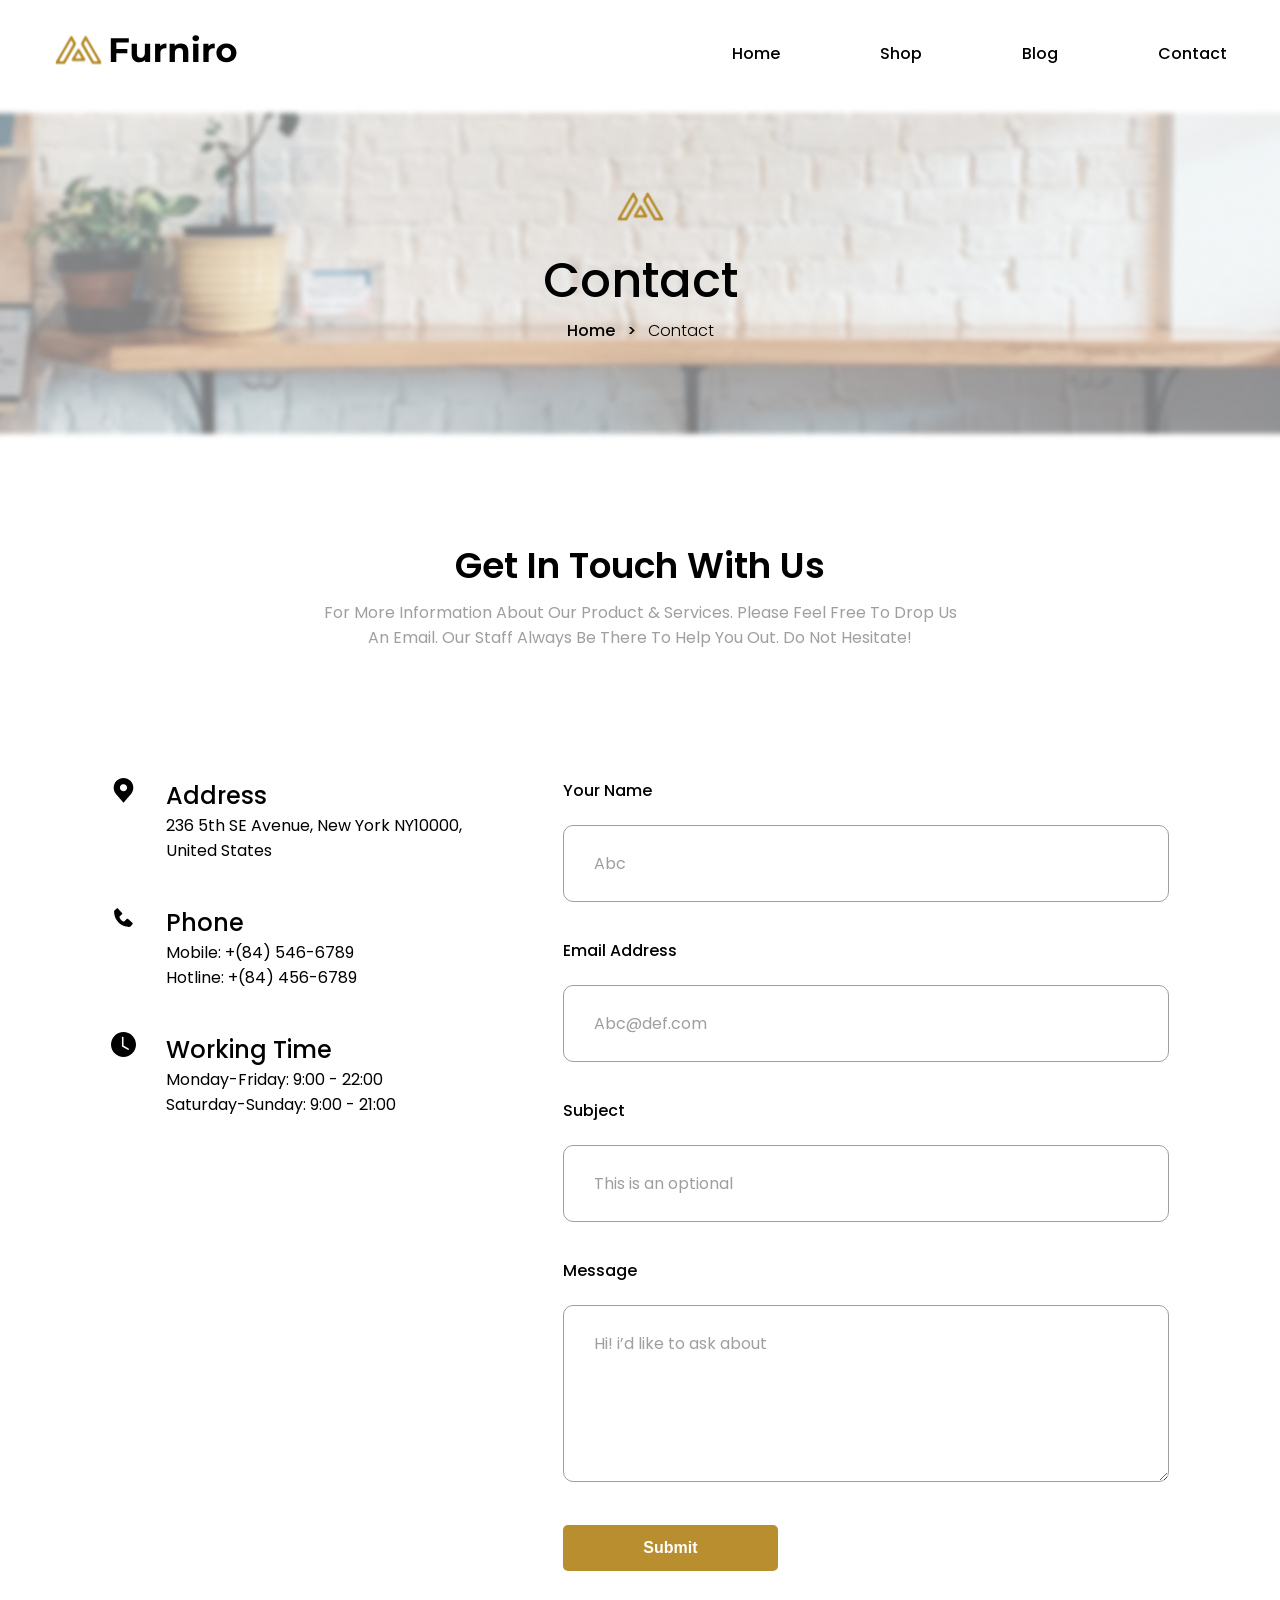
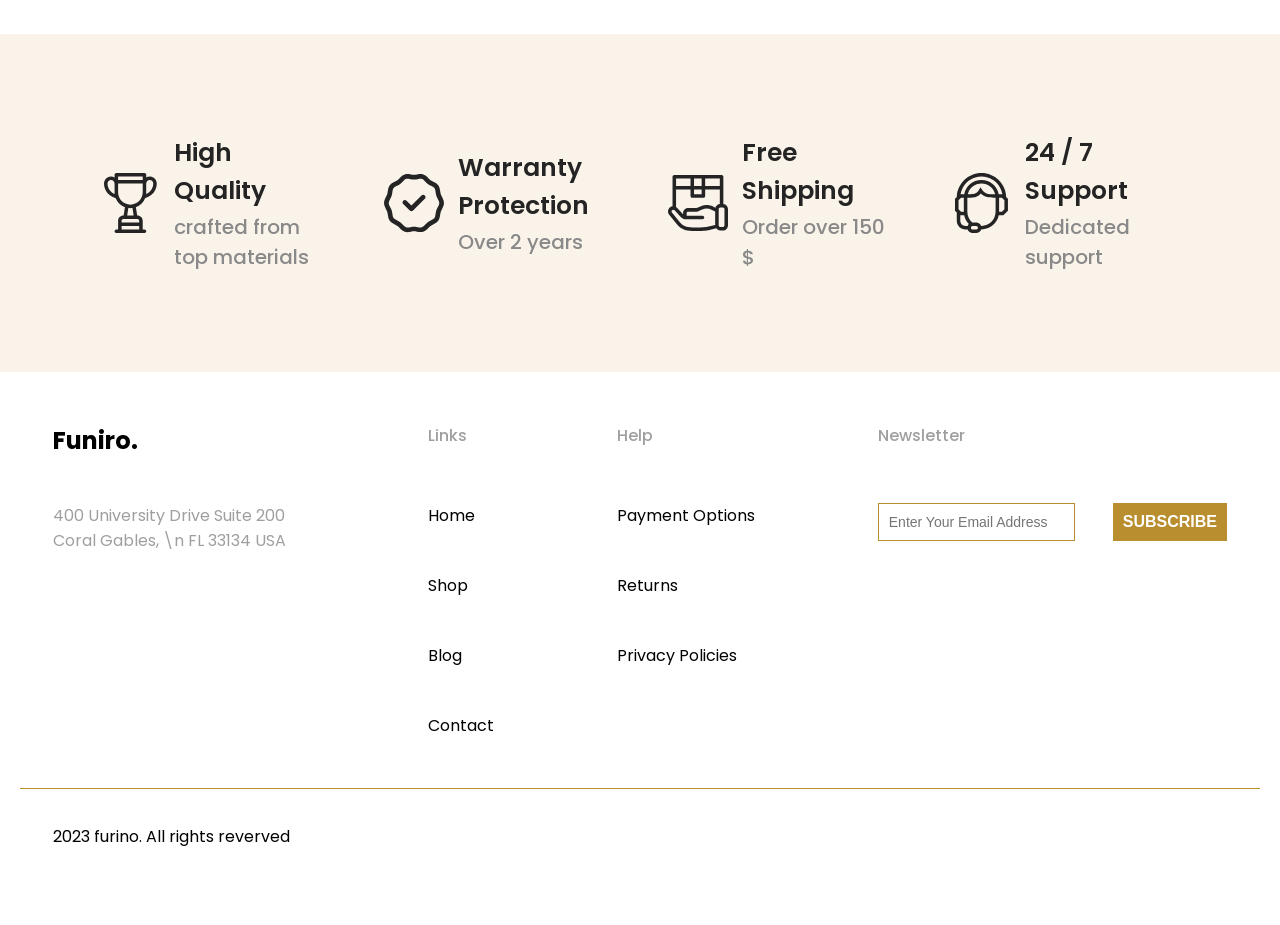
<file: contact.html>
<!DOCTYPE html>
<html lang="en">
<head>
    <meta charset="UTF-8">
    <meta name="viewport" content="width=device-width, initial-scale=1.0">
    <title>Furniro</title>
    <link rel="preconnect" href="https://fonts.googleapis.com">
<link rel="preconnect" href="https://fonts.gstatic.com" crossorigin>
<link href="https://fonts.googleapis.com/css2?family=Poppins:ital,wght@0,300;0,400;0,500;0,600;0,700;1,300;1,400;1,500;1,600;1,700&display=swap" rel="stylesheet">
    <link rel="shortcut icon" href="images/favicon.svg" type="image/x-icon">
    <link rel="stylesheet" href="css/style.css">
</head>
<body>
    <div class="wrapper">
        <header class="header">
            <div class="container">
                <div class="header__inner">
                    <a href="#" class="logo">
                        <img src="images/logo.svg" alt="" class="logo__img">
                    </a>
                    <nav class="menu">
                        <ul class="menu__list">
                            <li class="menu__list-item">
                                <a href="index.html" class="menu__list-link">Home</a>
                            </li>
                            <li class="menu__list-item">
                                <a href="catalog.html" class="menu__list-link">Shop</a>
                            </li>
                            <li class="menu__list-item">
                                <a href="about.html" class="menu__list-link">Blog</a>
                            </li>
                            <li class="menu__list-item">
                                <a href="contact.html" class="menu__list-link">Contact</a>
                            </li>
                        </ul>
                    </nav>
                </div>
            </div>
        </header>

        <main class="main">
            <section class="page-banner">
                <img src="images/banner.jpg" alt="Contact Banner" class="page-banner__bg">
                <div class="container">
                    <div class="page-banner__content">
                        <img src="images/logos.svg" alt="Furniro" class="page-banner__logo">
                        <h1 class="page-banner__title">Contact</h1>
                        <div class="page-banner__breadcrumbs">
                            <a href="index.html" class="page-banner__breadcrumb">Home</a>
                            <span class="page-banner__separator">></span>
                            <span class="page-banner__breadcrumb-current">Contact</span>
                        </div>
                    </div>
                </div>
            </section>

            <section class="contact">
                <div class="container">
                    <div class="contact__header">
                        <h2 class="contact__title">Get In Touch With Us</h2>
                        <p class="contact__subtitle">For More Information About Our Product & Services. Please Feel Free To Drop Us An Email. Our Staff Always Be There To Help You Out. Do Not Hesitate!</p>
                    </div>
                    <div class="contact__wrapper">
                        <div class="contact__info">
                            <div class="contact__info-item">
                                <div class="contact__info-icon">
                                    <img src="images/icon-address.svg" alt="Address">
                                </div>
                                <div>
                                    <h4 class="contact__info-title">Address</h4>
                                    <p class="contact__info-text">236 5th SE Avenue, New York NY10000, United States</p>
                                </div>
                            </div>
                            <div class="contact__info-item">
                                <div class="contact__info-icon">
                                    <img src="images/icon-phone.svg" alt="Phone">
                                </div>
                                <div>
                                    <h4 class="contact__info-title">Phone</h4>
                                    <p class="contact__info-text">Mobile: +(84) 546-6789<br>Hotline: +(84) 456-6789</p>
                                </div>
                            </div>
                            <div class="contact__info-item">
                                <div class="contact__info-icon">
                                    <img src="images/icon-time.svg" alt="Working Time">
                                </div>
                                <div>
                                    <h4 class="contact__info-title">Working Time</h4>
                                    <p class="contact__info-text">Monday-Friday: 9:00 - 22:00<br>Saturday-Sunday: 9:00 - 21:00</p>
                                </div>
                            </div>
                        </div>
                        <div class="contact__form-wrapper">
                            <form class="contact__form">
                                <div class="contact__form-group">
                                    <label for="name" class="contact__form-label">Your Name</label>
                                    <input type="text" id="name" class="contact__form-input" placeholder="Abc">
                                </div>
                                <div class="contact__form-group">
                                    <label for="email" class="contact__form-label">Email Address</label>
                                    <input type="email" id="email" class="contact__form-input" placeholder="Abc@def.com">
                                </div>
                                <div class="contact__form-group">
                                    <label for="subject" class="contact__form-label">Subject</label>
                                    <input type="text" id="subject" class="contact__form-input" placeholder="This is an optional">
                                </div>
                                <div class="contact__form-group">
                                    <label for="message" class="contact__form-label">Message</label>
                                    <textarea id="message" class="contact__form-textarea" rows="5" placeholder="Hi! i’d like to ask about"></textarea>
                                </div>
                                <button type="submit" class="contact__form-btn">Submit</button>
                            </form>
                        </div>
                    </div>
                </div>
            </section>

            <section class="benefits">
                <div class="container">
                    <div class="benefits__grid">
                        <div class="benefits__item">
                            <div class="benefits__icon">
                                <img src="images/icon-1.svg" alt="High Quality">
                            </div>
                            <div class="benefits__content">
                                <h3 class="benefits__title">High Quality</h3>
                                <p class="benefits__text">crafted from top materials</p>
                            </div>
                        </div>
                        <div class="benefits__item">
                            <div class="benefits__icon">
                                <img src="images/icon-3.svg" alt="Warranty Protection">
                            </div>
                            <div class="benefits__content">
                                <h3 class="benefits__title">Warranty Protection</h3>
                                <p class="benefits__text">Over 2 years</p>
                            </div>
                        </div>
                        <div class="benefits__item">
                            <div class="benefits__icon">
                                <img src="images/icon-2.svg" alt="Free Shipping">
                            </div>
                            <div class="benefits__content">
                                <h3 class="benefits__title">Free Shipping</h3>
                                <p class="benefits__text">Order over 150 $</p>
                            </div>
                        </div>
                        <div class="benefits__item">
                            <div class="benefits__icon">
                                <img src="images/icon-4.svg" alt="24/7 Support">
                            </div>
                            <div class="benefits__content">
                                <h3 class="benefits__title">24 / 7 Support</h3>
                                <p class="benefits__text">Dedicated support</p>
                            </div>
                        </div>
                    </div>
                </div>
            </section>
        </main>
        
        <footer class="footer">
            <div class="container">
                <nav class="footer__menu">
                    <ul class="footer__menu-list">
                        <li class="footer__menu-item">
                            <p class="footer__menu-title-brand">Funiro.</p>
                        </li>
                        <li class="footer__menu-item">
                            <p class="footer__menu-brand">400 University Drive Suite 200 Coral 
                                Gables,
                                \n FL 33134 USA</p>
                        </li>
                    </ul>
                    <ul class="footer__menu-list">
                        <li class="footer__menu-item">
                            <p class="footer__menu-title">Links</p>
                        </li>
                        <li class="footer__menu-item">
                            <a href="index.html" class="footer__menu-link">Home</a>
                        </li>
                        <li class="footer__menu-item">
                            <a href="catalog.html" class="footer__menu-link">Shop</a>
                        </li>
                        <li class="footer__menu-item">
                            <a href="about.html" class="footer__menu-link">Blog</a>
                        </li>
                        <li class="footer__menu-item">
                            <a href="contact.html" class="footer__menu-link">Contact</a>
                        </li>
                    </ul>
                    <ul class="footer__menu-list">
                        <li class="footer__menu-item">
                            <p class="footer__menu-title">Help</p>
                        </li>
                        <li class="footer__menu-item">
                            <a href="#" class="footer__menu-link">Payment Options</a>
                        </li>
                        <li class="footer__menu-item">
                            <a href="#" class="footer__menu-link">Returns</a>
                        </li>
                        <li class="footer__menu-item">
                            <a href="#" class="footer__menu-link">Privacy Policies</a>
                        </li>
                        
                    </ul>
                    <ul class="footer__menu-list">
                        <li class="footer__menu-item">
                            <p class="footer__menu-title">Newsletter</p>
                        </li>
                        <li class="footer__menu-item">
                        <form class="footer__newsletter-form">
                         <input class="footer__newsletter-input" type="email" placeholder="Enter Your Email Address">
                        <button class="footer__newsletter-btn" type="submit">SUBSCRIBE</button>
                         </form>
                        </li>
                    </ul>
                </nav>
                <div class="footer__copy">
                    <p class="footer__copy-text">
                        2023 furino. All rights reverved
                    </p>
                </div>
            </div>
        </footer>

    </div>


</body>
</html>
</file>
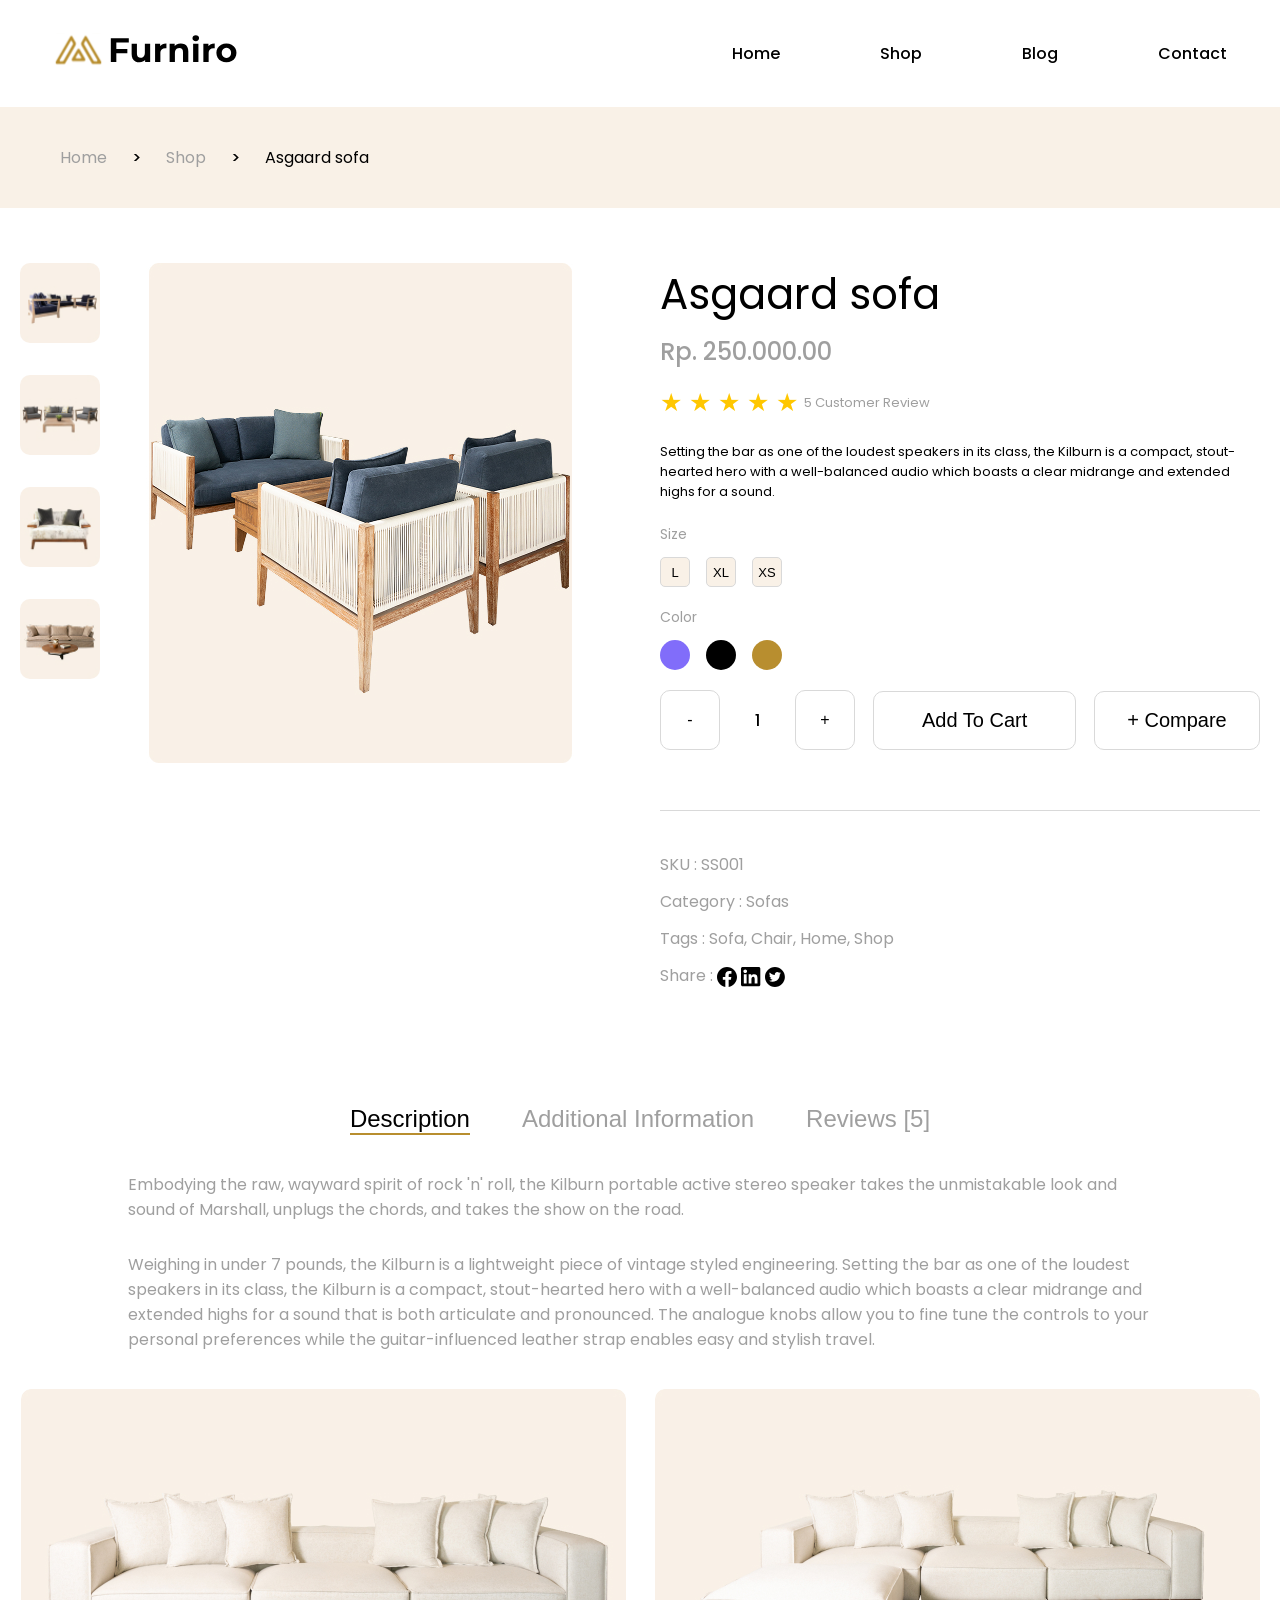
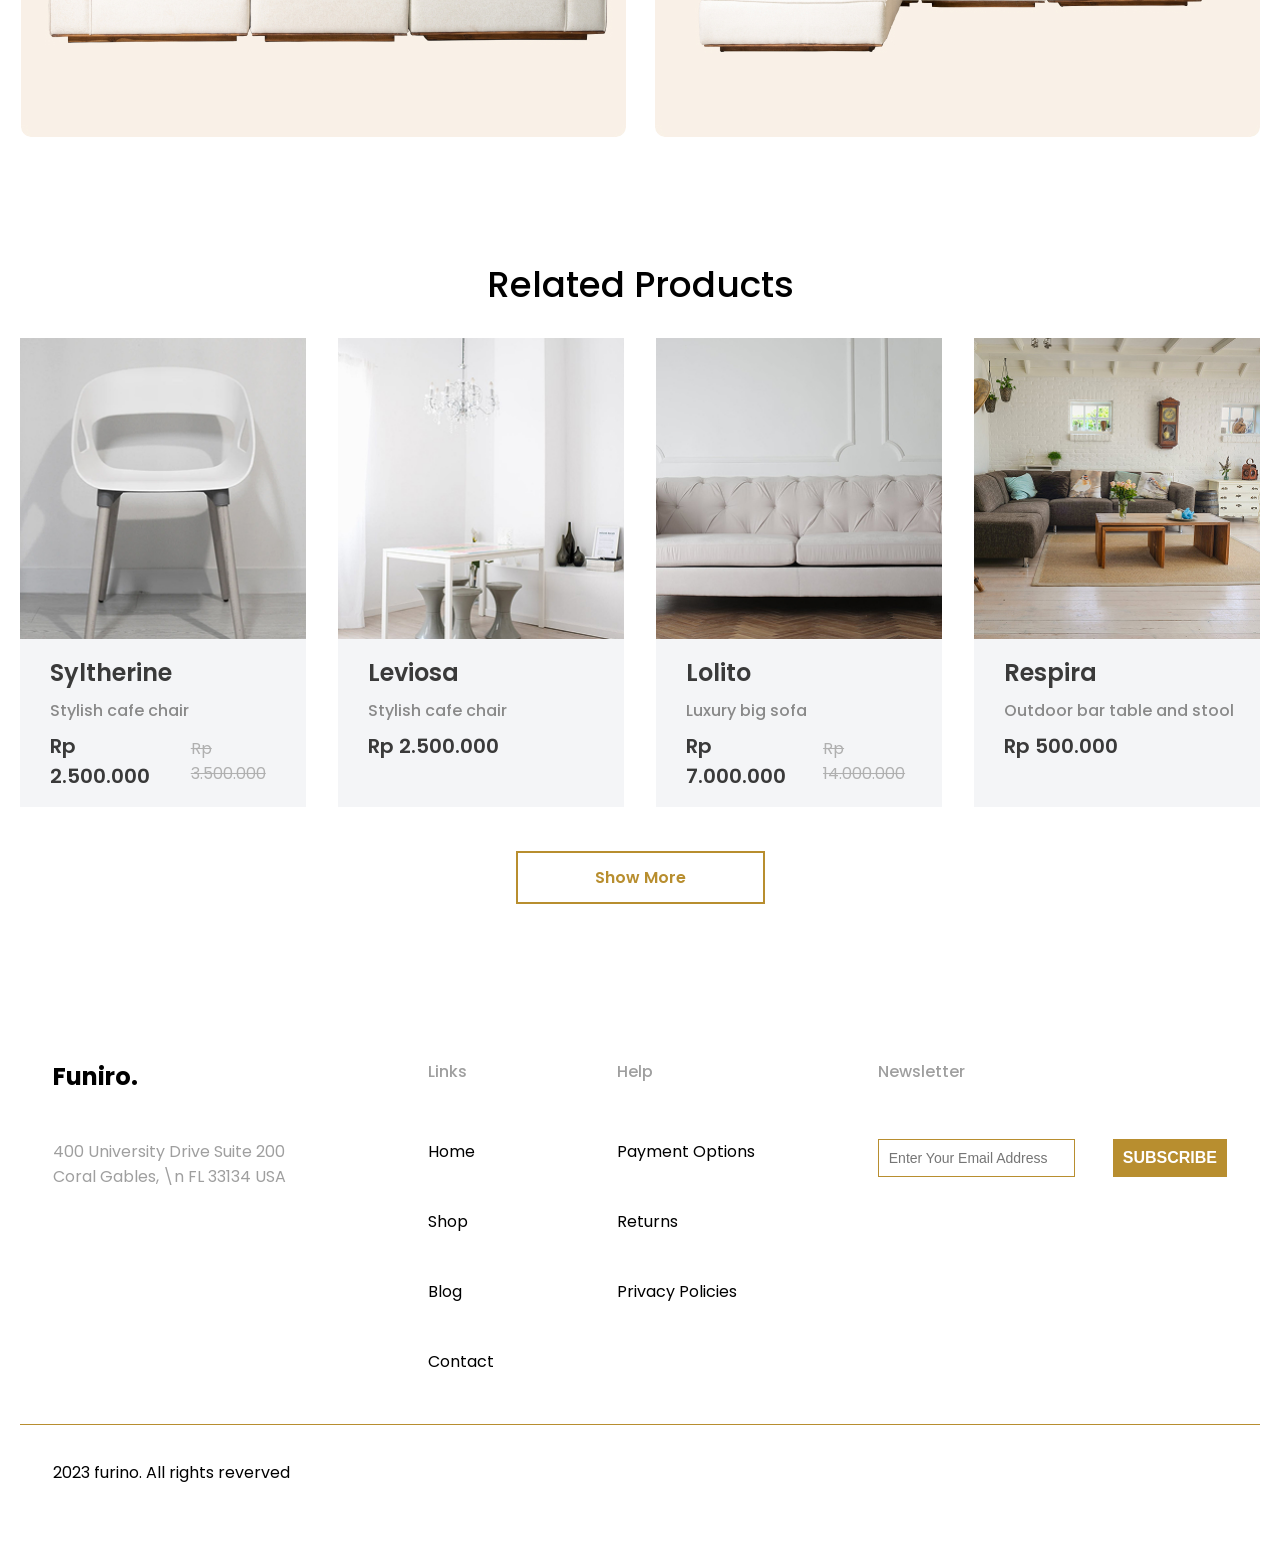
<file: product.html>
<!DOCTYPE html>
<html lang="en">
<head>
    <meta charset="UTF-8">
    <meta name="viewport" content="width=device-width, initial-scale=1.0">
    <title>Furniro</title>
    <link rel="preconnect" href="https://fonts.googleapis.com">
<link rel="preconnect" href="https://fonts.gstatic.com" crossorigin>
<link href="https://fonts.googleapis.com/css2?family=Poppins:ital,wght@0,300;0,400;0,500;0,600;0,700;1,300;1,400;1,500;1,600;1,700&display=swap" rel="stylesheet">
    <link rel="shortcut icon" href="images/favicon.svg" type="image/x-icon">
    <link rel="stylesheet" href="css/style.css">
</head>
<body>
    <div class="wrapper">
        <header class="header">
            <div class="container">
                <div class="header__inner">
                    <a href="#" class="logo">
                        <img src="images/logo.svg" alt="" class="logo__img">
                    </a>
                    <nav class="menu">
                        <ul class="menu__list">
                            <li class="menu__list-item">
                                <a href="index.html" class="menu__list-link">Home</a>
                            </li>
                            <li class="menu__list-item">
                                <a href="catalog.html" class="menu__list-link">Shop</a>
                            </li>
                            <li class="menu__list-item">
                                <a href="about.html" class="menu__list-link">Blog</a>
                            </li>
                            <li class="menu__list-item">
                                <a href="contact.html" class="menu__list-link">Contact</a>
                            </li>
                        </ul>
                    </nav>
                </div>
            </div>
        </header>
        
        <main class="main">
        <section class="breadcrumbs">
            <div class="container">
                <div class="breadcrumbs__wrapper">
                    <a href="index.html" class="breadcrumbs__link">Home</a>
                    <span class="breadcrumbs__separator">></span>
                    <a href="catalog.html" class="breadcrumbs__link">Shop</a>
                    <span class="breadcrumbs__separator">></span>
                    <span class="breadcrumbs__current">Asgaard sofa</span>
                </div>
            </div>
        </section>

        <section class="product-detail">
            <div class="container">
                <div class="product-detail__wrapper">
                    <div class="product-detail__gallery">
                        <div class="product-detail__gallery-wrapper">
                            <div class="product-detail__thumbnails">
                                <img src="images/pr1.jpg" alt="Thumb 1" class="product-detail__thumb">
                                <img src="images/pr2.jpg" alt="Thumb 2" class="product-detail__thumb">
                                <img src="images/pr3.jpg" alt="Thumb 3" class="product-detail__thumb">
                                <img src="images/pr4.jpg" alt="Thumb 4" class="product-detail__thumb">
                            </div>
                            <div class="product-detail__main-image">
                                <img src="images/product9.jpg" alt="Asgaard sofa" class="product-detail__img">
                            </div>
                        </div>
                    </div>
                    <div class="product-detail__info">
                        <h1 class="product-detail__title">Asgaard sofa</h1>
                        <p class="product-detail__price">Rp. 250.000.00</p>
                        <div class="product-detail__rating">
                            <span class="product-detail__stars">★ ★ ★ ★ ★</span>
                            <span class="product-detail__reviews">5 Customer Review</span>
                        </div>
                        <p class="product-detail__description">
                            Setting the bar as one of the loudest speakers in its class, the Kilburn is a compact, stout-hearted hero with a well-balanced audio which boasts a clear midrange and extended highs for a sound.
                        </p>
                        <div class="product-detail__options">
                            <label class="product-detail__label">Size</label>
                            <div class="product-detail__size-group">
                                <button class="product-detail__size-btn">L</button>
                                <button class="product-detail__size-btn">XL</button>
                                <button class="product-detail__size-btn">XS</button>
                            </div>
                        </div>
                        <div class="product-detail__options">
                            <label class="product-detail__label">Color</label>
                            <div class="product-detail__color-group">
                                <button class="product-detail__color-btn product-detail__color-btn--purple"></button>
                                <button class="product-detail__color-btn product-detail__color-btn--black"></button>
                                <button class="product-detail__color-btn product-detail__color-btn--gold"></button>
                            </div>
                        </div>
                        <div class="product-detail__actions">
                            <div class="product-detail__quantity">
                                <button class="product-detail__qty-btn">-</button>
                                <span class="product-detail__qty-number">1</span>
                                <button class="product-detail__qty-btn">+</button>
                            </div>
                            <button class="product-detail__btn-add">Add To Cart</button>
                            <button class="product-detail__btn-compare">+ Compare</button>
                        </div>
                        <div class="product-detail__meta">
                            <p><span class="product-detail__meta-label">SKU</span>   : SS001</p>
                            <p><span class="product-detail__meta-label">Category</span>   : Sofas</p>
                            <p><span class="product-detail__meta-label">Tags</span> : Sofa, Chair, Home, Shop</p>
                            <p>
                                <span class="product-detail__meta-label">Share</span>   : 
                                <a href="#" class="product-detail__share-link">
                                    <img src="images/icon-f.svg" alt="Facebook" class="product-detail__share-icon">
                                </a>
                                <a href="#" class="product-detail__share-link">
                                    <img src="images/icon-in.svg" alt="Instagram" class="product-detail__share-icon">
                                </a>
                                <a href="#" class="product-detail__share-link">
                                    <img src="images/icon-tw.svg" alt="Twitter" class="product-detail__share-icon">
                                </a>
                            </p>
                        </div>
                    </div>
                </div>
            </div>
        </section>

        <section class="product-tabs">
            <div class="container">
                <div class="product-tabs__nav">
                    <button class="product-tabs__btn product-tabs__btn--active">Description</button>
                    <button class="product-tabs__btn">Additional Information</button>
                    <button class="product-tabs__btn">Reviews [5]</button>
                </div>
                <div class="product-tabs__content">
                    <div class="product-tabs__panel product-tabs__panel--active">
                        <p class="product-tabs__text">
                            Embodying the raw, wayward spirit of rock 'n' roll, the Kilburn portable active stereo speaker takes the unmistakable look and sound of Marshall, unplugs the chords, and takes the show on the road.
                        </p>
                        <p class="product-tabs__text">
                            Weighing in under 7 pounds, the Kilburn is a lightweight piece of vintage styled engineering. Setting the bar as one of the loudest speakers in its class, the Kilburn is a compact, stout-hearted hero with a well-balanced audio which boasts a clear midrange and extended highs for a sound that is both articulate and pronounced. The analogue knobs allow you to fine tune the controls to your personal preferences while the guitar-influenced leather strap enables easy and stylish travel.
                        </p>
                        <div class="product-tabs__images">
                            <img src="images/example1.jpg" alt="Additional 1" class="product-tabs__img">
                            <img src="images/example2.jpg" alt="Additional 2" class="product-tabs__img">
                        </div>
                    </div>
                    <div class="product-tabs__panel">
                        <p class="product-tabs__text">Additional information about the product goes here.</p>
                    </div>
                    <div class="product-tabs__panel">
                        <p class="product-tabs__text">Customer reviews will appear here.</p>
                    </div>
                </div>
            </div>
        </section>

        <section class="related-products">
            <div class="container">
                <h2 class="related-products__title">Related Products</h2>
                <div class="related-products__grid">
                    <a href="product.html" class="related-products__card">
                        <div class="related-products__image">
                            <img src="images/product2.jpg" alt="Syltherine" class="related-products__img">
                        </div>
                        <div class="related-products__info">
                            <h3 class="related-products__name">Syltherine</h3>
                            <p class="related-products__desc">Stylish cafe chair</p>
                            <div class="related-products__price">
                                <span class="related-products__price-current">Rp 2.500.000</span>
                                <span class="related-products__price-old">Rp 3.500.000</span>
                            </div>
                        </div>
                    </a>
                    <a href="product.html" class="related-products__card">
                        <div class="related-products__image">
                            <img src="images/product1.jpg" alt="Leviosa" class="related-products__img">
                        </div>
                        <div class="related-products__info">
                            <h3 class="related-products__name">Leviosa</h3>
                            <p class="related-products__desc">Stylish cafe chair</p>
                            <div class="related-products__price">
                                <span class="related-products__price-current">Rp 2.500.000</span>
                            </div>
                        </div>
                    </a>
                    <a href="product.html" class="related-products__card">
                        <div class="related-products__image">
                            <img src="images/product3.jpg" alt="Lolito" class="related-products__img">
                        </div>
                        <div class="related-products__info">
                            <h3 class="related-products__name">Lolito</h3>
                            <p class="related-products__desc">Luxury big sofa</p>
                            <div class="related-products__price">
                                <span class="related-products__price-current">Rp 7.000.000</span>
                                <span class="related-products__price-old">Rp 14.000.000</span>
                            </div>
                        </div>
                    </a>
                    <a href="product.html" class="related-products__card">
                        <div class="related-products__image">
                            <img src="images/product4.jpg" alt="Respira" class="related-products__img">
                        </div>
                        <div class="related-products__info">
                            <h3 class="related-products__name">Respira</h3>
                            <p class="related-products__desc">Outdoor bar table and stool</p>
                            <div class="related-products__price">
                                <span class="related-products__price-current">Rp 500.000</span>
                            </div>
                        </div>
                    </a>
                </div>
                <div class="related-products__btn-wrapper">
                    <a href="catalog.html" class="related-products__btn">Show More</a>
                </div>
            </div>
        </section>
        </main>
        
        <footer class="footer">
            <div class="container">
                <nav class="footer__menu">
                    <ul class="footer__menu-list">
                        <li class="footer__menu-item">
                            <p class="footer__menu-title-brand">Funiro.</p>
                        </li>
                        <li class="footer__menu-item">
                            <p class="footer__menu-brand">400 University Drive Suite 200 Coral 
                                Gables,
                                \n FL 33134 USA</p>
                        </li>
                    </ul>
                    <ul class="footer__menu-list">
                        <li class="footer__menu-item">
                            <p class="footer__menu-title">Links</p>
                        </li>
                        <li class="footer__menu-item">
                            <a href="index.html" class="footer__menu-link">Home</a>
                        </li>
                        <li class="footer__menu-item">
                            <a href="catalog.html" class="footer__menu-link">Shop</a>
                        </li>
                        <li class="footer__menu-item">
                            <a href="about.html" class="footer__menu-link">Blog</a>
                        </li>
                        <li class="footer__menu-item">
                            <a href="contact.html" class="footer__menu-link">Contact</a>
                        </li>
                    </ul>
                    <ul class="footer__menu-list">
                        <li class="footer__menu-item">
                            <p class="footer__menu-title">Help</p>
                        </li>
                        <li class="footer__menu-item">
                            <a href="#" class="footer__menu-link">Payment Options</a>
                        </li>
                        <li class="footer__menu-item">
                            <a href="#" class="footer__menu-link">Returns</a>
                        </li>
                        <li class="footer__menu-item">
                            <a href="#" class="footer__menu-link">Privacy Policies</a>
                        </li>
                        
                    </ul>
                    <ul class="footer__menu-list">
                        <li class="footer__menu-item">
                            <p class="footer__menu-title">Newsletter</p>
                        </li>
                        <li class="footer__menu-item">
                        <form class="footer__newsletter-form">
                         <input class="footer__newsletter-input" type="email" placeholder="Enter Your Email Address">
                        <button class="footer__newsletter-btn" type="submit">SUBSCRIBE</button>
                         </form>
                        </li>
                    </ul>
                </nav>
                <div class="footer__copy">
                    <p class="footer__copy-text">
                        2023 furino. All rights reverved
                    </p>
                </div>
            </div>
        </footer>

    </div>


</body>
</html>
</file>
<file: css/style.css>
html{
    box-sizing: border-box;
}

*, *::after,*::before{
    box-sizing: inherit;
    margin: 0;
    padding: 0;
}

html, body{
    height: 100%;
}

ul{
    list-style-type: none; 
}

a{
    text-decoration: none;
    color:inherit;
}

.wrapper {
    min-height: 100%;
    display: flex;
    flex-direction: column;
}

.container{
    max-width: 1440px; 
    margin: 0 auto;
    padding: 0 20px;
    width: 100%;
}

body{
    font-family: "Poppins", sans-serif;
    font-size: 16px;
    font-weight: 400;
}

.header{
    background-color: white;
}

.header-main{
    background-color: transparent;
}

.header__inner{
    padding-top: 29px;
    padding-bottom: 30px;
    display: flex;
    justify-content: space-between; 
    align-items: center;
}

.logo__img{
    padding-left: 33px;
}

.menu__list{
    display: flex;
    gap: 100px; 
    padding-right: 33px;
}

.menu__list-link{
    color:black; 
    text-transform: capitalize; 
    font-weight: 500;

}

.footer{
    padding: 51px 0 38px;

}

.footer__menu{
    display: flex;
    justify-content: space-between;
    margin-bottom: 50px;
}


.footer__menu-title-brand {
    font-size: 24px;
    font-weight: 700;
    color: #000;
    padding-left: 33px;
}

.footer__menu-brand {
    font-size: 16px;
    font-weight: 400;
    margin-bottom: 45px;
    padding-left: 33px;
    color: #9f9f9f;
    max-width: 285px;
}

.footer__menu-title {
    font-size: 16px;
    font-weight: 500;
    padding-bottom: 10px;
    color: #9F9F9F;
}

.footer__menu-item + .footer__menu-item{
    padding-top: 45px;

}

.footer__menu-list{
    padding-right: 33px;
}

.footer__newsletter {
    margin-top: 130px;          
    text-align: left;          
}

.footer__newsletter-form {
    display: flex;             
    flex-wrap: wrap;           
    gap: 38px;                 
    align-items: center;
}

.footer__newsletter-input {
    flex: 1 1 75px;           
    padding: 10px 10px;
    border: 1px solid #B88E2F;      
    font-size: 14px;
    font-weight: 400;
    outline: none;
}

.footer__newsletter-btn {
    padding: 10px 10px;
    background-color: #B88E2F; 
    color: #fff;
    border: none;
    font-weight: 600;
    font-size: 16px;
    cursor: pointer;
    white-space: nowrap;       
}

.footer__copy{
    border-top: 1px solid #B88E2F;
    padding-top: 35px;
    padding-left: 33px;
    max-width: 1330px;
    margin: 0 auto 38px;
    text-align: left;
    font-size: 16px;
    font-weight: 400;
}

.main{
    flex-grow: 1;
}

.top{  
    min-height: 717px;
    display: flex;
    align-items: center;
    position: relative;

}
.top__bg {
    position: absolute;
    top: 0;
    left: 0;
    width: 100%;
    height: 100%;
    object-fit: cover;      
    z-index: 0;          
}

.top .container {
    position: relative;
    z-index: 1;
}

.top__card{
    background-color: #FFF3E3;
    border-radius: 10px;
    max-width: 643px;
    margin-left: auto;
    /*margin-right: 58px;*/
    padding: 62px 43px 37px 41px;
}

.top__tag{
    color:#000;
    padding-bottom: 4px;
    font-size: 16px;
    font-weight: 600;
}

.top__title{
    font-size: 52px;
    font-weight: 700;
    color: #B88E2F;
    margin-bottom: 17px;
    line-height: 65px;
}

.top__text{
    font-size: 18px;
    font-weight: 500;
    color: #000000;
    margin-bottom: 46px;
    line-height: 24px;
}

.top__link{
    background-color: #B88E2F;
    min-width: 222px;
    display: inline-block;
    text-transform: uppercase;
    text-align: center;
    font-size: 16px;
    font-weight: 700;
    color: #fff;
    padding: 25px 72px;
    border: 2px solid #B88E2F;
    transition: background-color 0.3s ease, color 0.3s ease, border-color 0.3s ease;
    text-decoration: none;
}

.top__link:hover {
    background-color: transparent;
    color: #B88E2F;
    border-color: #B88E2F;
}

.categories {
    padding: 52px 0 28px;
    text-align: center;
    background-color: #ffffff;
}

.categories__title {
    font-size: 32px;
    font-weight: 700;
    color: #333333;
}

.categories__subtitle {
    font-size: 20px;
    font-weight: 400;
    color: #666666;
    margin-bottom: 62px;
}

.categories__grid {
    display: grid;
    grid-template-columns: repeat(3, 1fr);
    gap: 20px;
    max-width: 1180px;
    margin: 0 auto;
}

.categories__item {
    display: flex;
    flex-direction: column;    
    align-items: center;       
}

.categories__link {
    display: block;            
    width: 100%;
    border-radius: 10px;       
    overflow: hidden;          
    transition: transform 0.3s ease, box-shadow 0.3s ease;
}

.categories__link:hover {
    transform: translateY(-10px);
    box-shadow: 0 6px 10px #333333;
}

.categories__img {
    width: 100%;               
    height: 480px;             
    object-fit: cover;         
    display: block;            
    transition: transform 0.5s ease;
}

.categories__name {
    font-size: 24px;
    font-weight: 600;
    color: #333333;
    margin-top: 20px;          
    letter-spacing: 0.5px;
}

.products {
    padding: 28px 0 69px;
    background-color: #fff;
}

.products__title {
    font-size: 40px;
    font-weight: 700;
    text-align: center;
    color: #333333;
    margin-bottom: 32px;
}

.products__grid {
    display: grid;
    grid-template-columns: repeat(4, 1fr);
    gap: 32px;
    max-width: 1236px;
    margin: 0 auto;
}

.products__card {
    background-color: #f4f5f7;
    overflow: hidden;
    text-decoration: none;
    color: inherit;
    transition: transform 0.3s ease, box-shadow 0.3s ease;
}

.products__card:hover {
    transform: translateY(-8px);
    box-shadow: 0 4px 10px #414141;
}

.products__img {
    width: 100%;
    height: 301px;
    object-fit: cover;
    display: block;
}

.products__info {
    padding: 16px 16px 30px;
}

.products__name {
    font-size: 24px;
    font-weight: 600;
    line-height: 120%;
    color: #3a3a3a;
    margin-bottom: 8px;
}

.products__desc {
    font-size: 16px;
    font-weight: 500;
    line-height: 150%;
    color: #898989;
    margin-bottom: 8px;
}

.products__price {
    display: flex;
    align-items: center;
    gap: 16px;
}

.products__price-current {
    font-size: 17px;
    font-weight: 600;
    line-height: 150%;
    color: #3a3a3a;
}

.products__price-old {
    font-size: 16px;
    font-weight: 400;
    line-height: 150%;
    color: #b0b0b0;
    text-decoration: line-through;
}

.products__btn-wrapper {
    text-align: center;
    margin-top: 32px;
}

.products__btn {
    display: inline-block;
    padding: 12px 78px;
    border: 2px solid #B88E2F;
    color: #B88E2F;
    font-size: 16px;
    font-weight: 600;
    text-decoration: none;
    text-transform: uppercase;
    transition: background-color 0.3s ease, color 0.3s ease;
}

.products__btn:hover {
    background-color: #B88E2F;
    color: #ffffff;
}

.inspiration {
    padding: 44px 0;
    background-color: #fcf8f3;
}

.inspiration__wrapper {
    display: flex;
    align-items: center;
    gap: 42px;
    max-width: 1440px;
    margin: 0 auto;
}

.inspiration__content {
    flex: 0 0 35%;
    max-width: 35%;
}

.inspiration__title {
    font-size: 40px;
    font-weight: 700;
    color: #3a3a3a;
    line-height: 120%;
    margin-bottom: 7px;
}

.inspiration__text {
    font-size: 16px;
    font-weight: 500;
    color: #616161;
    line-height: 150%;
    margin-bottom: 25px;
}

.inspiration__btn {
    display: inline-block;
    padding: 12px 36px;
    background-color: #B88E2F;
    color: #ffffff;
    font-size: 16px;
    font-weight: 600;
    text-transform: uppercase;
    text-decoration: none;
    transition: background-color 0.3s ease;
}

.inspiration__btn:hover {
    background-color: #906b1a;
}

.inspiration__gallery {
    flex: 1;
    display: grid;
    grid-template-columns: 1fr 1fr 1fr;
    gap: 24px;
    align-items: center;
}

.inspiration__img-wrapper {
    overflow: hidden;
}

.inspiration__img {
    width: 100%;
    height: 380px;
    object-fit: cover;
    display: block;
    transition: transform 0.5s ease;
}

.inspiration__img-wrapper:hover .inspiration__img {
    transform: scale(1.03);
}

.gallery {
    padding: 94px 0;              
    background-color: #ffffff;   
}

.gallery__title {
    font-size: 20px;              
    font-weight: 600;             
    color: #616161;               
    text-align: center;           
    margin-bottom: 8px;          
    line-height: 150%;             
}

.gallery__title-highlight {
    color: #3a3a3a; 
    font-size: 40px;              
    font-weight: 700;
    line-height: 120%;
    margin-bottom: 43px;              
}

.gallery__grid {
    display: grid;               
    grid-template-columns: repeat(4, 1fr); 
    gap: 16px;                    
    max-width: 1440px;            
    margin: 0 auto;               
}

.gallery__item {
    overflow: hidden;             
    transition: transform 0.3s ease, box-shadow 0.3s ease; 
}

.gallery__img {
    width: 100%;                  
    height: 260px;               
    object-fit: cover;           
    display: block;               
    transition: transform 0.5s ease; 
}

.gallery__item:hover .gallery__img {
    transform: scale(1.05);       
}

.page-banner {
    position: relative;
    min-height: 316px;
    display: flex;
    align-items: center;
    text-align: center;
    overflow: hidden;
}

.page-banner__bg {
    position: absolute;
    top: 0;
    left: 0;
    width: 100%;
    height: 100%;
    object-fit: cover;
    z-index: 0;
}

.page-banner__content {
    position: relative;
    z-index: 1;
    width: 100%;
    padding: 61px 0 97px;
}

.page-banner__logo {
    display: block;
    margin: 0 auto ;        
    max-width: 77px;
    height: auto;
}

.page-banner__title {
    font-size: 48px;
    font-weight: 500;
    color: #000000;
    margin-bottom: 1px;
}

.page-banner__breadcrumbs {
    display: flex;                
    justify-content: center;      
    align-items: center;
    gap: 12px;                    
    font-size: 16px;
}

.page-banner__breadcrumb {
    text-decoration: none;
    color: #000000;
    font-weight: 500;
    transition: color 0.3s ease;
}

.page-banner__breadcrumb:hover {
    color: #B88E2F;               
}

.page-banner__breadcrumb-current {
    font-weight: 300;             
    color: #000000;            
}

.page-banner__separator {
    font-weight: 500;
    color: #000000;
}

.contact {
    padding: 98px 0 63px;
    background-color: #ffffff;
}

.contact__header {
    text-align: center;
    margin-bottom: 128px;
}

.contact__title {
    font-size: 36px;
    font-weight: 600;
    color: #000000;
    margin-bottom: 7px;
}

.contact__subtitle {
    font-size: 16px;
    font-weight: 400;
    color: #9F9F9F;
    max-width: 644px;
    margin: 0 auto;
}

.contact__wrapper {
    display: flex;
    gap: 82px;
    max-width: 1058px;
    margin: 0 auto;
}

.contact__info {
    flex: 0 0 35%;
    max-width: 35%;
}

.contact__info-item {
    display: flex;
    gap: 30px;
    margin-bottom: 42px;
}

.contact__info-item:last-child {
    margin-bottom: 0;
}

.contact__info-icon {
    flex-shrink: 0;
    width: 25px;
    height: 25px;
}

.contact__info-icon img {
    width: 100%;
    height: 100%;
    display: block;
}

.contact__info-title {
    font-size: 24px;
    font-weight: 500;
    color: #000000;
}

.contact__info-text {
    font-size: 16px;
    font-weight: 400;
    color: #000;
}

.contact__form-wrapper {
    flex: 1;
}

.contact__form-group {
    margin-bottom: 36px;
}

.contact__form-label {
    display: block;
    font-size: 16px;
    font-weight: 500;
    color: #000000;
    margin-bottom: 22px;
}

.contact__form-input,
.contact__form-textarea {
    width: 100%;
    padding: 25px 30px;
    border: 1px solid #9F9F9F;
    border-radius: 10px;
    font-size: 16px;
    font-weight: 400;
    font-family: inherit;
    background-color: #ffffff;
    transition: border-color 0.3s ease;
    box-sizing: border-box;
}

.contact__form-input:focus,
.contact__form-textarea:focus {
    outline: none;
    border-color: #B88E2F;
}

.contact__form-input::placeholder,
.contact__form-textarea::placeholder {
    color: #9F9F9F;
}

.contact__form-btn {
    padding: 14px 80px;
    background-color: #B88E2F;
    color: #ffffff;
    font-size: 16px;
    font-weight: 600;
    border: none;
    border-radius: 5px;
    cursor: pointer;
    transition: background-color 0.3s ease;
}

.contact__form-btn:hover {
    background-color: #97711d;
}

.benefits {
    padding: 100px 80px;              
    background-color: #FAF3EA;   
}

.benefits__grid {
    display: grid;               
    grid-template-columns: repeat(4, 1fr); 
    gap: 55px;                    
    max-width: 1334px;
    margin: 0 auto;
}

.benefits__item {
    display: flex;                
    align-items: center;         
    gap: 14px;                  
}

.benefits__icon {
    flex-shrink: 0;               
    width: 60px;                  
    height: 60px;                 
}

.benefits__icon img {
    width: 100%;                  
    height: 100%;                
    object-fit: contain;        
    display: block;
}

.benefits__content {
    flex: 1;                     
}

.benefits__title {
    font-size: 25px;             
    font-weight: 600;            
    color: #242424;              
    margin-bottom: 2px; 
     white-space: normal;      
}

.benefits__text {
    font-size: 20px;              
    font-weight: 500;             
    color: #898989;               
    line-height: 1.5;            
}

.catalog-filter {
    padding: 23px 0;              
    background-color: #FAF3EA;   
}

.catalog-filter__wrapper {
    display: flex;                
    justify-content: space-between; 
    align-items: center;          
    flex-wrap: wrap;              
    gap: 15px;                    
}

.catalog-filter__left {
    display: flex;                
    align-items: center;         
    gap: 23px;                    
}

.catalog-filter__btn-filter {
    display: flex;                
    align-items: center;          
    gap: 15px;                     
    background: none;             
    border: none;                 
    font-size: 20px;
    font-weight: 400;
    color: #000000;
    cursor: pointer;              
    padding: 0;
}

.catalog-filter__icon {
    width: 18px;                  
    height: 18px;
    display: block;
}

.catalog-filter__divider {
    color: #9F9F9F;               
    font-size: 30px;
    font-weight: 300;
}

.catalog-filter__results {
    font-size: 16px;
    font-weight: 400;
    color: #000000;
}

.catalog-filter__right {
    display: flex;                
    align-items: center;          
    gap: 29px;                   
}

.catalog-filter__group {
    display: flex;                
    align-items: center;         
    gap: 17px;                    
}

.catalog-filter__label {
    font-size: 20px;
    font-weight: 400;
    color: #000000;
}

.catalog-filter__select {
    padding: 12px 12px;            
    border: 1px solid #9F9F9F;              
    font-size: 20px;
    font-family: inherit;
    background-color: #ffffff;
    cursor: pointer;
    outline: none;
}

.catalog-products {
    padding: 63px 0 85px;
    background-color: #ffffff;
}

.catalog-products__grid {
    display: grid;
    grid-template-columns: repeat(4, 1fr);
    gap: 32px;
    margin-bottom: 70px;
}

.product-card {
    display: block;
    text-decoration: none;
    color: inherit;
    background-color: #f4f5f7;
    overflow: hidden;
    transition: transform 0.3s ease;
}

.product-card:hover {
    transform: translateY(-5px);
}

.product-card__image {
    position: relative;
    overflow: hidden;
}

.product-card__img {
    width: 100%;
    height: 301px;
    object-fit: cover;
    display: block;
}

.product-card__hover {
    position: absolute;
    top: 0;
    left: 0;
    width: 100%;
    height: 100%;
    background: rgba(0, 0, 0, 0.5);
    display: flex;
    flex-direction: column;
    justify-content: center;
    align-items: center;
    gap: 24px;
    opacity: 0;
    transition: opacity 0.3s ease;
}

.product-card__image:hover .product-card__hover {
    opacity: 1;
}

.product-card__btn-add {
    padding: 12px 55px;
    background-color: #ffffff;
    color: #B88E2F;
    font-size: 16px;
    font-weight: 600;
    border: none;
    cursor: pointer;
    transition: background-color 0.3s ease, color 0.3s ease;
}

.product-card__btn-add:hover {
    background-color: #B88E2F;
    color: #ffffff;
}

.product-card__actions {
    display: flex;
    gap: 20px;
}

.product-card__action {
    display: flex;
    align-items: center;
    gap: 4px;
    background: none;
    border: none;
    color: #ffffff;
    font-size: 16px;
    font-weight: 600;
    cursor: pointer;
    transition: color 0.3s ease;
}

.product-card__action:hover {
    color: #B88E2F;
}

.product-card__icon {
    width: 14px;
    height: 14px;
    display: block;
    flex-shrink: 0;
}

.product-card__info {
    padding: 16px 20px 20px;
}

.product-card__title {
    font-size: 20px;
    font-weight: 600;
    color: #000000;
    margin-bottom: 4px;
}

.product-card__desc {
    font-size: 14px;
    color: #888888;
    margin-bottom: 8px;
}

.product-card__price {
    font-size: 18px;
    font-weight: 600;
    color: #000000;
}

.products__price {
    display: flex;
    align-items: center;
    gap: 15px;
}

.products__price-current {
    font-size: 18px;
    font-weight: 600;
    color: #000000;
}

.products__price-old {
    font-size: 14px;
    color: #b0b0b0;
    text-decoration: line-through;
}

.pagination {
    display: flex;
    justify-content: center;
    align-items: center;
    gap: 38px;
    margin-top: 70px;
}

.pagination__btn {
    width: 60px;
    height: 60px;
    border: none;
    border-radius: 10px;
    background-color: #F9F1E7;
    color: #000000;
    font-size: 20px;
    font-weight: 400;
    cursor: pointer;
    transition: background-color 0.3s ease, color 0.3s ease;
}

.pagination__btn:hover {
    background-color: #dfcbb2;
}

.pagination__btn--active {
    background-color: #B88E2F;
    color: #ffffff;
}

.pagination__btn--next {
    width: auto;
    padding: 0 24px;
    background-color: #F9F1E7;
    color: #000000;
}

.pagination__btn--next:hover {
    background-color: #B88E2F;
    color: #ffffff;
}

.breadcrumbs {
    padding: 38px 40px;              
    background-color: #f9f1e7;   
}

.breadcrumbs__wrapper {
    display: flex;                
    align-items: center;          
    gap: 25px;                     
    font-size: 16px;
}

.breadcrumbs__link {
    text-decoration: none;        
    color: #9f9f9f;               
    font-weight: 400;
    transition: color 0.3s ease;  
}

.breadcrumbs__link:hover {
    color: #B88E2F;               
}

.breadcrumbs__separator {
    color: #000;              
    font-weight: 500;
}

.breadcrumbs__current {
    color: #000;               
    font-weight: 400;             
}

.product-detail {
    padding: 55px 0;
    background-color: #ffffff;
}

.product-detail__wrapper {
    display: flex;
    gap: 82px;
    max-width: 1240px;
    margin: 0 auto;
}

.product-detail__gallery {
    flex: 0 0 45%;
    max-width: 45%;
}

.product-detail__gallery-wrapper {
    display: flex;
    gap: 31px;
}

.product-detail__thumbnails {
    display: flex;
    flex-direction: column;
    gap: 32px;
    flex: 0 0 80px;
}

.product-detail__thumb {
    width: 80px;
    height: 80px;
    object-fit: cover;
    border-radius: 10px;
    cursor: pointer;
    transition: transform 0.3s ease, box-shadow 0.3s ease;
}

.product-detail__thumb:hover {
    transform: scale(1.05);
    box-shadow: 0 4px 12px rgba(0, 0, 0, 0.15);
}

.product-detail__main-image {
    flex: 1;
    border-radius: 10px;
    overflow: hidden;
}

.product-detail__img {
    width: 100%;
    height: 500px;
    object-fit: cover;
    display: block;
}

.product-detail__info {
    flex: 1;
}

.product-detail__title {
    font-size: 42px;
    font-weight: 400;
    color: #000000;
    margin-bottom: 8px;
}

.product-detail__price {
    font-size: 24px;
    font-weight: 500;
    color: #9F9F9F;
    margin-bottom: 15px;
}

.product-detail__rating {
    display: flex;
    align-items: center;
    gap: 6px;
    margin-bottom: 20px;
}

.product-detail__stars {
    font-size: 25px;
    color: #FFC700;
}

.product-detail__reviews {
    font-size: 13px;
    font-weight: 400;
    color: #9F9F9F;
}

.product-detail__description {
    font-size: 13px;
    font-weight: 400;
    color: #000000;
    margin-bottom: 22px;
}

.product-detail__options {
    margin-bottom: 20px;
}

.product-detail__label {
    display: block;
    font-size: 14px;
    font-weight: 400;
    color: #9F9F9F;
    margin-bottom: 12px;
}

.product-detail__size-group {
    display: flex;
    gap: 16px;
}

.product-detail__size-btn {
    width: 30px;
    height: 30px;
    border-radius: 5px;
    border: 1px solid #D9D9D9;
    background-color: #f9f1e7;
    color: #000000;
    font-size: 13px;
    font-weight: 400;
    transition: background-color 0.3s ease, color 0.3s ease;
}

.product-detail__size-btn:hover {
    background-color: #B88E2F;
    color: #ffffff;
    border-color: #B88E2F;
}

.product-detail__color-group {
    display: flex;
    gap: 16px;
}

.product-detail__color-btn {
    width: 30px;
    height: 30px;
    border-radius: 50%;
    border: 2px solid transparent;
    cursor: pointer;
    transition: border-color 0.3s ease, transform 0.3s ease;
}

.product-detail__color-btn:hover {
    transform: scale(1.1);
}

.product-detail__color-btn--purple {
    background-color: #816DFA;
}

.product-detail__color-btn--black {
    background-color: #000000;
}

.product-detail__color-btn--gold {
    background-color: #B88E2F;
}

.product-detail__actions {
    display: flex;
    align-items: center;
    gap: 18px;
    margin-bottom: 60px;
}

.product-detail__quantity {
    display: flex;
    align-items: center;
    gap: 35px;
}

.product-detail__qty-btn {
    width: 60px;
    height: 60px;
    border: 1px solid #D9D9D9;
    border-radius: 10px;
    background-color: transparent;
    color: #000000;
    font-size: 16px;
    font-weight: 400;
    transition: color 0.3s ease, border-color 0.3s ease;
}

.product-detail__qty-btn:hover {
    color: #B88E2F;
    border-color: #B88E2F;
}

.product-detail__qty-number {
    font-size: 16px;
    font-weight: 500;
    color: #000000;
    text-align: center;
}

.product-detail__btn-add {
    padding: 17px 48px;
    background-color: transparent;
    color: #000;
    border: 1px solid #D9D9D9;
    font-size: 20px;
    font-weight: 400;
    border-radius: 10px;
    cursor: pointer;
    transition: background-color 0.3s ease;
}

.product-detail__btn-add:hover {
    background-color: #B88E2F;
    color: #fff;
}

.product-detail__btn-compare {
    padding: 17px 32px;
    background-color: transparent;
    color: #000000;
    font-size: 20px;
    font-weight: 400;
    border: 1px solid #D9D9D9;
    border-radius: 10px;
    cursor: pointer;
    transition: background-color 0.3s ease, color 0.3s ease;
}

.product-detail__btn-compare:hover {
    background-color: #B88E2F;
    color: #fff;
}

.product-detail__meta {
    border-top: 1px solid #D9D9D9;
    padding-top: 41px;
}

.product-detail__meta p {
    font-size: 16px;
    color: #9f9f9f;
    margin-bottom: 12px;
}

.product-detail__meta-label {
    font-weight: 400;
    color: #9f9f9f;
}

.product-detail__share-icon {
    width: 20px;
    height: 20px;
    vertical-align: middle;
    transition: transform 0.3s ease;
}

.product-detail__share-icon:hover {
    transform: scale(1.1);
}

.product-tabs {
    padding: 50px 0 65px;
    background-color: #ffffff;
}

.product-tabs__nav {
    display: flex;
    justify-content: center;
    gap: 52px;
    margin-bottom: 37px;
}

.product-tabs__btn {
    background: none;
    border: none;
    font-size: 24px;
    font-weight: 400;
    color: #9F9F9F;
    cursor: pointer;
    transition: color 0.3s ease, border-bottom 0.3s ease;
    border-bottom: 2px solid transparent;
}

.product-tabs__btn:hover {
    color: #000000;
}

.product-tabs__btn--active {
    color: #000000;
    font-weight: 500;
    border-bottom-color: #B88E2F;
}

.product-tabs__content {
    max-width: 1024px;
    margin: 0 auto;
}

.product-tabs__panel {
    display: none;                
}

.product-tabs__panel--active {
    display: block;               
}

.product-tabs__text {
    font-size: 16px;
    font-weight: 400;
    color: #9F9F9F;
    margin-bottom: 30px;
}

.product-tabs__text:last-child {
    margin-bottom: 0;
}

.product-tabs__images {
    display: flex;
    justify-content: center;      
    gap: 29px;                    
    margin-top: 37px;             
}

.product-tabs__img {
    width: 100%;
    max-width: 605px;               
    object-fit: cover;            
    border-radius: 10px;          
    display: block;
}

.related-products {
    padding: 55px 0 104px;
    background-color: #ffffff;
}

.related-products__title {
    font-size: 36px;
    font-weight: 500;
    text-align: center;
    color: #000000;
    margin-bottom: 26px;
}

.related-products__grid {
    display: grid;
    grid-template-columns: repeat(4, 1fr);
    gap: 32px;
    margin-bottom: 44px;
}

.related-products__card {
    display: block;
    text-decoration: none;
    color: inherit;
    background-color: #f4f5f7;
    overflow: hidden;
    transition: transform 0.3s ease;
}

.related-products__card:hover {
    transform: translateY(-5px);
}

.related-products__image {
    overflow: hidden;
}

.related-products__img {
    width: 100%;
    height: 301px;
    object-fit: cover;
    display: block;
    transition: transform 0.5s ease;
}

.related-products__card:hover .related-products__img {
    transform: scale(1.03);
}

.related-products__info {
    padding: 16px 20px 16px 30px;
}

.related-products__name {
    font-size: 24px;
    font-weight: 600;
    color: #3a3a3a;
    margin-bottom: 8px;
}

.related-products__desc {
    font-size: 16px;
    font-weight: 500;
    color: #898989;
    margin-bottom: 8px;
}

.related-products__price {
    display: flex;
    align-items: center;
    gap: 16px;
}

.related-products__price-current {
    font-size: 20px;
    font-weight: 600;
    color: #3a3a3a;
}

.related-products__price-old {
    font-size: 16px;
    font-weight: 400;
    color: #b0b0b0;
    text-decoration: line-through;
}

.related-products__btn-wrapper {
    text-align: center;
}

.related-products__btn {
    display: inline-block;
    padding: 12px 77px;
    border: 2px solid #B88E2F;
    color: #B88E2F;
    font-size: 16px;
    font-weight: 600;
    text-decoration: none;
    text-transform: capitalize;
    transition: background-color 0.3s ease, color 0.3s ease;
}

.related-products__btn:hover {
    background-color: #B88E2F;
    color: #ffffff;
}

.blog {
    padding: 75px 0 50px;
    background-color: #ffffff;
}

.blog__wrapper {
    display: flex;
    gap: 70px;
    max-width: 1240px;
    margin: 0 auto;
}

.blog__posts {
    flex: 1;
}

.blog__post {
    margin-bottom: 50px;
    padding-bottom: 30px;
    border-bottom: 1px solid #e5e5e5;
}

.blog__post:last-child {
    border-bottom: none;        
    margin-bottom: 0;
    padding-bottom: 0;
}

.blog__post-img {
    width: 100%;
    height: 500px;
    object-fit: cover;
    border-radius: 10px;
    margin-bottom: 17px;
}

.blog__post-meta {
    display: flex;
    flex-wrap: wrap;
    align-items: center;
    gap: 35px;
    font-size: 16px;
    font-weight: 400;
    color: #9F9F9F;
    margin-bottom: 15px;
}

.blog__post-author,
.blog__post-date,
.blog__post-category {
    display: flex;
    align-items: center;
    gap: 11px;
}

.blog__meta-icon {
    width: 16px;
    height: 16px;
    display: inline-block;
    flex-shrink: 0;
}

.blog__post-title {
    font-size: 30px;
    font-weight: 500;
    color: #000000;
    margin-bottom: 12px;
}

.blog__post-text {
    font-size: 15px;
    font-weight: 400;
    color: #9F9F9F;
    line-height: 150%;
    text-align: justify;
    margin-bottom: 30px;
}

.blog__post-btn {
    display: inline-block;
    padding: 10px 30px;
    background-color: #B88E2F;
    color: #ffffff;
    font-size: 16px;
    font-weight: 400;
    text-decoration: none;
    border-radius: 6px;
    transition: background-color 0.3s ease;
}

.blog__post-btn:hover {
    background-color: #9a7526;
}

.blog__sidebar {
    flex: 0 0 390px;
    max-width: 390px;
}

.blog__categories,
.blog__recent {
    margin-bottom: 40px;
}

.blog__sidebar-title {
    font-size: 24px;
    font-weight: 500;
    color: #000000;
    margin-bottom: 30px;
    padding-bottom: 10px;
    border-bottom: 2px solid #B88E2F;
}

.blog__categories-list {
    list-style: none;
    padding: 0;
    margin: 0;
}

.blog__categories-list li {
    padding: 8px 0;
    border-bottom: 1px solid #f0f0f0;
}

.blog__categories-list li:last-child {
    border-bottom: none;
}

.blog__categories-list a {
    text-decoration: none;
    color: #555555;
    transition: color 0.3s ease;
}

.blog__categories-list a:hover {
    color: #B88E2F;
}

.blog__recent-list {
    list-style: none;
    padding: 0;
    margin: 0;
}

.blog__recent-list li {
    padding: 10px 0;
    border-bottom: 1px solid #f0f0f0;
}

.blog__recent-list li:last-child {
    border-bottom: none;
}

.blog__recent-list a {
    text-decoration: none;
    color: #000000;
    font-weight: 500;
    transition: color 0.3s ease;
}

.blog__recent-list a:hover {
    color: #B88E2F;
}

.blog__recent-date {
    display: block;
    font-size: 13px;
    color: #9F9F9F;
    margin-top: 3px;
}

.blog__pagination {
    display: flex;
    justify-content: center;
    align-items: center;
    gap: 12px;
    margin-top: 40px;
    padding-top: 30px;
}

.blog__pagination-btn {
    width: 44px;
    height: 44px;
    border: none;
    border-radius: 8px;
    background-color: #F9F1E7;
    color: #000000;
    font-size: 16px;
    font-weight: 500;
    cursor: pointer;
    transition: background-color 0.3s ease, color 0.3s ease;
}

.blog__pagination-btn:hover {
    background-color: #dfcbb2;
}

.blog__pagination-btn--active {
    background-color: #B88E2F;
    color: #ffffff;
}

.blog__pagination-btn--next {
    width: auto;
    padding: 0 20px;
    background-color: #F9F1E7;
    color: #000000;
}

.blog__pagination-btn--next:hover {
    background-color: #B88E2F;
    color: #ffffff;
}

/* ----- ПЛАНШЕТЫ (до 1024px) ----- */
@media (max-width: 1024px) {
    .container {
        padding: 0 30px;
    }
    .header__inner {
        flex-direction: row;
        gap: 15px;
        padding: 20px 0;
        text-align: center;
    }
    .logo__img {
        padding-left: 0;
        max-width: 120px;
    }
    .menu__list {
        gap: 50px;
        flex-wrap: wrap;
    }
    .top {
        min-height: 500px;
        background-position: 60% center;
    }
    .top__card {
        max-width: 420px;
        padding: 35px 28px;
        margin-top: 20px;
        margin-right: 20px;
    }
    .top__title {
        font-size: 32px;
        line-height: 40px;
    }
    .top__text {
        font-size: 15px;
        margin-bottom: 30px;
    }
    .top__link {
        padding: 20px 40px;
        font-size: 14px;
        min-width: 160px;
    }
    .categories__grid {
        gap: 15px;
    }
    .categories__img {
        height: 380px;
        width: 100%;
    }
    .categories__title {
        font-size: 28px;
    }
    .categories__subtitle {
        font-size: 16px;
        margin-bottom: 40px;
    }
    .categories__name {
        font-size: 20px;
    }
    .products__grid {
        grid-template-columns: repeat(3, 1fr);
        gap: 20px;
    }
    .products__img {
        height: 240px;
        width: 100%;
    }
    .products__title {
        font-size: 30px;
    }
    .inspiration__wrapper {
        flex-direction: row;          
        align-items: center;        
        gap: 30px;                
        text-align: left;            
    }

    .inspiration__content {
        flex: 0 0 35%;               
        max-width: 35%;               
        text-align: left;            
    }

    .inspiration__title {
        font-size: 30px;
        line-height: 1.2;             
        margin-bottom: 10px;       
    }

    .inspiration__text {
        font-size: 15px;
        line-height: 1.5;             
        margin-bottom: 20px;          
    }

    .inspiration__gallery {
        flex: 1;                      
        grid-template-columns: 1fr 1fr 1fr;
        gap: 12px;
    }

    .inspiration__img {
        height: 280px;
    }
    .gallery{
        padding: 40px 0 20px;
    }

    .gallery__grid {
        grid-template-columns: repeat(3, 1fr);
        gap: 10px;
    }
    .gallery__img {
        height: 260px;
    }
    .gallery__title-highlight {
        font-size: 28px;
    }
    .contact {
        padding: 50px 0 70px;
    }
    .contact__wrapper {
        flex-direction: column;
        gap: 40px;
    }
    .contact__info {
        flex: 1;
        max-width: 100%;
    }
    .contact__title {
        font-size: 30px;
    }
    .contact__header {
        margin-bottom: 60px;
    }
    .footer__menu {
        display: grid;
        grid-template-columns: repeat(3, 1fr); 
        gap: 30px;
        margin-bottom: 30px;
    }
    .footer__menu-list:last-child {
        grid-column: 1 / -1;          
        justify-self: center;
        text-align: center;
        max-width: 100%;
        margin-top: 10px;
    }
    .footer__newsletter-form {
        display: flex;
        flex-direction: row;          
        gap: 15px;
        align-items: center;
        justify-content: center;      
        flex-wrap: wrap;              
        margin-top: 5px;
    }
    .footer__newsletter-input {
        flex: 0 1 280px;              
        padding: 12px 18px;
        border: 1px solid #B88E2F;
        font-size: 14px;
        font-weight: 400;
        outline: none;
        background: transparent;
    }
    .footer__newsletter-btn {
        flex: 0 0 auto;
        padding: 12px 32px;
        background-color: #B88E2F;
        color: #fff;
        border: none;
        font-weight: 600;
        font-size: 16px;
        cursor: pointer;
        white-space: nowrap;
        transition: background-color 0.3s ease;
    }
    .footer__newsletter-btn:hover {
        background-color: #9a7526;
    }
    .footer__menu-list:not(:last-child) {
        text-align: left;
    }
    .footer__menu-brand {
        max-width: 100%;
        text-align: left;
        padding-left: 0;
    }
    .footer__menu-title-brand {
        padding-left: 0;
        text-align: left;
    }
    .footer__menu-item + .footer__menu-item {
        padding-top: 15px;
    }
    .catalog-filter {
        padding: 12px 0;              
    }
    .catalog-filter__wrapper {
        flex-direction: row;        
        justify-content: space-between;
        align-items: center;
        gap: 10px;
        flex-wrap: wrap;              
    }
    .catalog-filter__left {
        display: flex;
        align-items: center;
        gap: 10px;                  
        flex-wrap: wrap;
    }
    .catalog-filter__btn-filter {
        font-size: 14px;              
        gap: 6px;                    
    }
    .catalog-filter__icon {
        width: 16px;                 
        height: 16px;
    }
    .catalog-filter__divider {
        font-size: 18px;             
    }
    .catalog-filter__results {
        font-size: 14px;              
    }
    .catalog-filter__right {
        display: flex;
        align-items: center;
        gap: 15px;                    
        flex-wrap: wrap;
    }
    .catalog-filter__group {
        display: flex;
        align-items: center;
        gap: 8px;                    
    }
    .catalog-filter__label {
        font-size: 14px;             
    }
    .catalog-filter__select {
        padding: 6px 10px;            
        font-size: 14px;              
        max-width: 120px;           
    }
    .catalog-products {
        padding: 30px 0 50px;        
    }
    .catalog-products__grid {
        grid-template-columns: repeat(3, 1fr); 
        gap: 20px;                    
        margin-bottom: 40px;
    }
    .product-card__img {
        height: 240px;                
    }
    .product-card__info {
        padding: 12px 16px 16px;      
    }
    .product-card__title {
        font-size: 17px;              
        margin-bottom: 4px;
    }
    .product-card__desc {
        font-size: 13px;              
        margin-bottom: 6px;
    }
    .product-card__price {
        font-size: 16px;              
    }
    .products__price {
        gap: 10px;                    
    }
    .products__price-current {
        font-size: 16px;              
    }
    .products__price-old {
        font-size: 13px;              
    }
    .pagination__btn--next{
        width: 80px;                  
        height: 48px;                
        padding: 0;                   
        display: flex;                
        align-items: center;          
        justify-content: center;      
        text-align: center;
        font-size: 14px;
        background-color: #F9F1E7;
        color: #000000;
        border: none;
        border-radius: 8px;
        cursor: pointer;
        transition: background-color 0.3s ease, color 0.3s ease;
        white-space: nowrap;          
        flex-shrink: 0;               
    }
    .pagination__btn--next:hover {
        background-color: #B88E2F;
        color: #ffffff;
    }
    .product-detail__wrapper {
        flex-direction: column;
        gap: 30px;
    }
    .product-detail__gallery {
        flex: 1;
        max-width: 100%;
    }
    .product-detail__img {
        height: 350px;
    }
    .product-detail__thumb {
        height: 70px;
        width: 70px;
    }
    .product-detail__thumbnails {
        flex: 0 0 70px;
        gap: 16px;
    }
    .product-tabs__img{
        width: 350px;
        height: 100%;
    }
    .related-products {
        padding: 30px 0 50px;         
    }
    .related-products__title {
        font-size: 30px;              
        margin-bottom: 25px;          
    }
    .related-products__grid {
        grid-template-columns: repeat(3, 1fr); 
        gap: 20px;                    
        margin-bottom: 40px;          
    }
    .related-products__img {
        height: 240px;               
    }
    .related-products__info {
        padding: 12px 16px 16px;      
    }
    .related-products__name {
        font-size: 17px;              
        margin-bottom: 4px;
    }
    .related-products__desc {
        font-size: 13px;              
        margin-bottom: 6px;
    }
    .related-products__price {
        gap: 10px;                    
    }
    .related-products__price-current {
        font-size: 16px;             
    }
    .related-products__price-old {
        font-size: 13px;            
    }
    .related-products__btn {
        padding: 10px 40px;          
        font-size: 14px;              
    }
    .product-tabs__nav {
        gap: 25px;
        flex-wrap: wrap;
    }
    .product-tabs__btn {
        font-size: 16px;
    }
    .product-tabs__img {
        max-width: 100%;
        height: 250px;
    }
    .benefits__grid {
        grid-template-columns: repeat(2, 1fr);
        gap: 30px;
    }
    .benefits__title {
        font-size: 18px;
    }
    .benefits__text {
        font-size: 14px;
    }
    .pagination {
        gap: 15px;
        margin-top: 40px;
    }
    .pagination__btn {
        width: 48px;
        height: 48px;
        font-size: 16px;
    }
    .page-banner {
        min-height: 250px;
    }
    .page-banner__content {
        padding: 30px 0 40px;
    }
    .page-banner__title {
        font-size: 36px;
    }
    .page-banner__logo {
        max-width: 60px;
    }
    .blog__wrapper {
        flex-direction: column;   
        gap: 40px;                
    }
    .blog__sidebar {
        flex: 1;                 
        max-width: 100%;          
        display: grid;            
        grid-template-columns: 1fr 1fr; 
        gap: 30px;                
    }
}

/* ----- ТЕЛЕФОНЫ (до 768px) ----- */
@media (max-width: 768px) {
    .header__inner {
        flex-direction: column;       
        align-items: center;          
        justify-content: center;      
        gap: 15px;                    
        padding: 15px 0;              
        text-align: center;           
    }
    .logo__img {
        padding-left: 0;              
        max-width: 100px;          
        display: block;               
        margin: 0 auto;               
    }
    .menu__list {
        display: flex;
        flex-direction: column;      
        align-items: center;         
        gap: 5px;                    
        padding-right: 0;            
        justify-content: center;     
        width: 100%;                 
    }
    .menu__list-link {
        font-size: 16px;              
        text-align: center;           
        display: block;               
        padding: 5px 0;               
    }
    .top {
        min-height: 300px;
        padding: 20px 0 10px;
        background-position: 50% center;
        display: flex;
        align-items: center;
        justify-content: flex-end;    
        position: relative;
    }
    .top .container {
        max-width: 100%;             
        padding: 0;                   
        margin: 0;                   
        width: 100%;
        display: flex;
        justify-content: flex-end;    
    }
    .top__card {
        max-width: 50%;
        padding: 18px 14px;
        margin: 0;                 
        margin-right: 15px;           
        text-align: left;
        border-radius: 10px;
        flex-shrink: 0;
    }
    .top__title {
        font-size: 20px;
        line-height: 26px;
        margin-bottom: 8px;
    }
    .top__tag {
        font-size: 12px;
        padding-bottom: 2px;
    }
    .top__text {
        font-size: 13px;
        line-height: 1.4;
        margin-bottom: 14px;
    }
    .top__link {
        padding: 10px 20px;
        font-size: 12px;
        min-width: 110px;
        display: inline-block;
        text-align: center;
    }
    .categories {
        padding: 30px 0 15px;
    }
    .categories__grid {
        grid-template-columns: repeat(3, 1fr);
        gap: 12px;
    }
    .categories__img {
        height: 240px;
    }
    .categories__title {
        font-size: 24px;
    }
    .categories__subtitle {
        font-size: 14px;
        margin-bottom: 30px;
    }
    .categories__name {
        font-size: 17px;
        margin-top: 12px;
    }
    .products {
        padding: 15px 0 40px;
    }
    .products__grid {
        grid-template-columns: repeat(2, 1fr); 
        gap: 12px;                            
    }
    .products__img {
        height: 240px;                        
        width: 100%;
        object-fit: cover;
    }
    .products__title {
        font-size: 24px;
        margin-bottom: 25px;
    }
    .products__info {
        padding: 10px 12px 14px;             
    }
    .products__name {
        font-size: 15px;                      
        margin-bottom: 3px;
        white-space: nowrap;                  
        overflow: hidden;              
    }
    .products__desc {
        font-size: 12px;                   
        margin-bottom: 4px;
        white-space: nowrap;
        overflow: hidden;
        text-overflow: ellipsis;
    }
    .products__price {
        display: flex;
        align-items: center;
        gap: 8px;                             
        flex-wrap: wrap;                     
    }
    .products__price-current {
        font-size: 14px;                      
        font-weight: 600;
    }
    .products__price-old {
        font-size: 12px;                      
        font-weight: 400;
        text-decoration: line-through;
    }
    .products__btn {
        padding: 10px 30px;                   
        font-size: 13px;                      
    }
    .inspiration {
        padding: 20px 0;
    }
    .inspiration__wrapper {
        flex-direction: column;           
        align-items: center;              
        text-align: center;               
        gap: 30px;
    }
    .inspiration__content {
        flex: 1;                          
        max-width: 100%;
        text-align: center;               
    }
    .inspiration__title {
        font-size: 26px;
        line-height: 1.2;
        margin-bottom: 10px;
    }
    .inspiration__text {
        font-size: 14px;
        line-height: 1.5;
        margin-bottom: 20px;
    }
    .inspiration__btn {
        display: inline-block;
        padding: 12px 32px;
        font-size: 14px;
        margin: 0 auto;                 
    }
    .inspiration__gallery {
        display: grid;
        grid-template-columns: repeat(3, 1fr); 
        gap: 10px;
        width: 100%;
        max-width: 500px;                 
        margin: 0 auto;                   
    }
    .inspiration__img {
        height: 220px;                    
        width: 100%;
        object-fit: cover;
        border-radius: 8px;
        display: block;
    }
    .inspiration__img-wrapper:first-child,
    .inspiration__img-wrapper:last-child {
        display: block;                   
    }
    .gallery {
        padding: 30px 0;
    }
    .gallery__grid {
        grid-template-columns: repeat(2, 1fr);
        gap: 8px;
    }
    .gallery__img {
        height: 240px;
    }
    .gallery__title {
        font-size: 22px;
    }
    .gallery__title-highlight {
        font-size: 22px;
    }
    .contact {
        padding: 30px 0 50px;
    }
    .contact__title {
        font-size: 24px;
    }
    .contact__subtitle {
        font-size: 14px;
    }
    .contact__info-item {
        flex-direction: column;
        align-items: center;
        text-align: center;
        gap: 10px;
    }
    .contact__info-title {
        font-size: 18px;
    }
    .contact__info-text {
        font-size: 14px;
    }
    .contact__form-input,
    .contact__form-textarea {
        padding: 12px 16px;
        font-size: 14px;
    }
    .contact__form-btn {
        width: 100%;
        padding: 12px;
        font-size: 14px;
    }
    .contact__header {
        margin-bottom: 40px;
    }
    .footer {
        padding: 30px 0 40px;
    }
    .footer__menu {
        gap: 20px;
    }
    .footer__menu-brand {
        font-size: 14px;
    }
    .footer__menu-title-brand {
        font-size: 20px;
    }
    .footer__menu-title {
        font-size: 14px;
    }
    .footer__menu-link {
        font-size: 14px;
    }
    .footer__copy {
        font-size: 12px;
        padding-top: 15px;            
        padding-bottom: 30px;
    }
    .catalog-filter {
        padding: 14px 0;
    }
    .catalog-filter__left {
        flex-direction: column;
        align-items: center;
        gap: 8px;
    }
    .catalog-filter__right {
        flex-direction: column;
        align-items: center;
        gap: 10px;
    }
    .catalog-filter__group {
        width: 100%;
        max-width: 280px;          
        justify-content: center;
    }
    .catalog-filter__select {
        font-size: 14px;
        padding: 6px 10px;
        max-width: 120px;          
        width: 100%;
    }
    .catalog-filter__results {
        font-size: 14px;
    }
    .catalog-filter__divider {
        display: none;            
    }
    .catalog-products {
        padding: 30px 0 40px;
    }
    .catalog-products__grid {
        grid-template-columns: repeat(2, 1fr);
        gap: 15px;
        margin-bottom: 40px;
    }
    .product-card__img {
        height: 280px;
    }
    .product-card__title {
        font-size: 17px;
    }
    .product-card__price {
        font-size: 16px;
    }
    .product-detail {
        padding: 25px 0;
    }
    .product-detail__wrapper {
        gap: 20px;
    }
    .product-detail__title {
        font-size: 28px;
    }
    .product-detail__price {
        font-size: 22px;
    }
    .product-detail__img {
        height: 260px;
    }
    .product-detail__thumb {
        height: 55px;
        width: 55px;
    }
    .product-detail__thumbnails {
        flex: 0 0 55px;
        gap: 8px;
    }
    .product-detail__gallery-wrapper {
        gap: 10px;
    }
    .product-detail__description {
        font-size: 14px;
    }
    .product-detail__size-btn {
        width: 40px;
        height: 40px;
        font-size: 14px;
    }
    .product-detail__color-btn {
        width: 30px;
        height: 30px;
    }
    .product-detail__stars {
        font-size: 20px;
    }
    .product-detail__actions {
        flex-direction: column;
        gap: 12px;
        align-items: stretch;
    }
    .product-detail__quantity {
        justify-content: center;
        gap: 20px;
    }
    .product-detail__qty-btn {
        width: 48px;
        height: 48px;
    }
    .product-detail__btn-add {
        width: 100%;
        text-align: center;
        padding: 14px 20px;
        font-size: 16px;
    }
    .product-detail__btn-compare {
        width: 100%;
        text-align: center;
        padding: 14px 20px;
        font-size: 16px;
    }
    .product-detail__meta p {
        font-size: 14px;
    }
    .product-tabs {
        padding: 30px 0 40px;
    }
    .product-tabs__nav {
        gap: 12px;
    }
    .product-tabs__btn {
        font-size: 14px;
        padding: 6px 0;
    }
    .product-tabs__text {
        font-size: 14px;
        margin-bottom: 15px;
    }
    .product-tabs__images {
        flex-direction: column;
        align-items: center;
        gap: 12px;
        margin-top: 20px;
    }
    .product-tabs__img {
        height: 180px;
    }
    .related-products {
        padding: 30px 0 40px;
    }
    .related-products__grid {
        grid-template-columns: repeat(2, 1fr);
        gap: 12px;
    }
    .related-products__img {
        height: 240px;
    }
    .related-products__title {
        font-size: 24px;
        margin-bottom: 25px;
    }
    .related-products__name {
        font-size: 17px;
    }
    .related-products__price-current {
        font-size: 16px;
    }
    .related-products__btn {
        padding: 12px 40px;
        font-size: 15px;
    }
    .benefits {
        padding: 30px 0;
    }
    .benefits__grid {
        display: grid;
        grid-template-columns: repeat(2, 1fr); 
        gap: 20px;                            
        max-width: 500px;                     
        margin: 0 auto;                     
    }
    .benefits__item {
        display: flex;
        flex-direction: column;               
        align-items: center;                 
        text-align: center;                   
        gap: 8px;                        
        padding: 10px;                        
    }
    .benefits__icon {
        width: 40px;                          
        height: 40px;
        flex-shrink: 0;                       
    }
    .benefits__icon img {
        width: 100%;
        height: 100%;
        object-fit: contain;
        display: block;
    }
    .benefits__title {
        font-size: 16px;                      
        font-weight: 600;
        white-space: normal;                  
        line-height: 1.2;
        margin-bottom: 2px;
    }
    .benefits__text {
        font-size: 13px;                      
        line-height: 1.4;
        color: #898989;
    }
    .pagination {
        gap: 10px;
        margin-top: 30px;
        flex-wrap: wrap;
    }
    .pagination__btn {
        width: 40px;
        height: 40px;
        font-size: 14px;
        border-radius: 8px;
    }
    .pagination__btn--next {
        padding: 0 16px;
        font-size: 14px;
    }
    .breadcrumbs {
        padding: 20px 0;
    }
    .breadcrumbs__wrapper {
        font-size: 14px;
        flex-wrap: wrap;
        justify-content: center;
        gap: 6px;
    }
    .breadcrumbs__link {
        font-size: 13px;
    }
    .breadcrumbs__current {
        font-size: 13px;
    }
    .breadcrumbs__separator {
        font-size: 13px;
    }
    .page-banner {
        min-height: 150px;
    }
    .page-banner__content {
        padding: 10px 0 20px;
    }
    .page-banner__title {
        font-size: 28px;
    }
    .page-banner__logo {
        max-width: 50px;
    }
    .page-banner__breadcrumbs {
        font-size: 14px;
        gap: 8px;
    }
    .page-banner__breadcrumb {
        font-size: 14px;
    }
    .page-banner__breadcrumb-current {
        font-size: 14px;
    }
    .page-banner__separator {
        font-size: 14px;
    }
    .blog {
        padding: 40px 0;        
    }
    .blog__post-img {
        height: 280px;            
    }
    .blog__post-title {
        font-size: 22px;         
    }
    .blog__post-text {
        font-size: 14px;          
    }
    .blog__post-meta {
        font-size: 13px;          
        gap: 12px;                
    }
    .blog__sidebar {
        grid-template-columns: 1fr; 
        gap: 20px;               
    }
    .blog__sidebar-title {
        font-size: 18px;          
    }
    .blog__pagination {
        gap: 8px;                
        flex-wrap: wrap;          
    }
    .blog__pagination-btn {
        width: 38px;              
        height: 38px;
        font-size: 14px;          
    }
    .blog__pagination-btn--next {
        width: auto;                 
        padding: 0 14px;           
        font-size: 14px;            
        height: 38px;               
        display: flex;               
        align-items: center;        
        justify-content: center;    
        white-space: nowrap;         
    }
}

/* ----- МАЛЕНЬКИЕ ТЕЛЕФОНЫ (до 480px) ----- */
@media (max-width: 480px) {
    .container {
        padding: 0 10px;
    }
    .top {
        min-height: 280px;
        padding: 20px 0 10px;
    }
    .top__card {
        max-width: 55%;
        padding: 18px 14px;
        margin-top: 10px;
    }
    .top__title {
        font-size: 18px;
        line-height: 24px;
    }
    .top__tag {
        font-size: 11px;
    }
    .top__text {
        font-size: 12px;
        margin-bottom: 15px;
    }
    .top__link {
        padding: 12px 20px;
        font-size: 11px;
        min-width: 120px;
    }
    .categories {
        padding: 20px 0 10px;
    }
    .categories__grid {
        display: grid;
        grid-template-columns: repeat(2, 1fr); 
        gap: 10px;                            
        max-width: 400px;                    
        margin: 0 auto;                      
    }
    .categories__img {
        height: 200px;                        
        width: 100%;
        object-fit: cover;
        border-radius: 10px;
        display: block;
    }
    .categories__title {
        font-size: 20px;                     
        margin-bottom: 5px;
    }
    .categories__subtitle {
        font-size: 13px;                     
        margin-bottom: 20px;                  
    }
    .categories__name {
        font-size: 15px;                     
        margin-top: 8px;                      
        font-weight: 600;
        color: #333333;
        text-align: center;
    }
    .categories__item {
        display: flex;
        flex-direction: column;
        align-items: center;
        width: 100%;
    }
    .products__grid {
        grid-template-columns: 1fr 1fr;
        gap: 10px;
    }
    .products__img {
        height: 150px;
    }
    .products__title {
        font-size: 20px;
        margin-bottom: 20px;
    }
    .products__name {
        font-size: 14px;
    }
    .products__desc {
        font-size: 12px;
    }
    .products__price-current {
        font-size: 14px;
    }
    .products__price-old {
        font-size: 12px;
    }
    .products__btn {
        padding: 10px 30px;
        font-size: 13px;
    }
    .inspiration__img {
        height: 150px;
    }
    .inspiration__title {
        font-size: 20px;
    }
    .inspiration__text {
        font-size: 13px;
    }
    .gallery__grid {
        gap: 6px;
    }
    .gallery__img {
        height: 120px;
    }
    .gallery__title {
        font-size: 18px;
    }
    .gallery__title-highlight {
        font-size: 18px;
    }
    .contact__title {
        font-size: 20px;
    }
    .contact__subtitle {
        font-size: 13px;
    }
    .contact__info-title {
        font-size: 16px;
    }
    .contact__info-text {
        font-size: 13px;
    }
    .contact__form-label {
        font-size: 14px;
        margin-bottom: 10px;
    }
    .footer {
        padding: 20px 0 15px;
    }
    .footer__menu {
        gap: 20px;
    }
    .footer__menu-title-brand {
        padding-left: 10px;
        font-size: 18px;
    }
    .footer__menu-brand {
        font-size: 13px;
        padding-left: 10px;
    }
    .footer__menu-link {
        font-size: 13px;
    }
    .footer__menu-list{
        padding-right: 0px;
    }
    .catalog-filter {
        padding: 8px 0;
    }
    .catalog-filter__wrapper {
        display: flex;
        flex-direction: row;         
        flex-wrap: wrap;              
        align-items: center;
        justify-content: center;     
        gap: 8px;                     
    }
    .catalog-filter__left {
        display: flex;
        align-items: center;
        gap: 10px;
        flex-wrap: wrap;
        justify-content: center;
    }
    .catalog-filter__btn-filter {
        font-size: 12px;
        gap: 10px;
        background: none;
        border: none;
        cursor: pointer;
        display: flex;
        align-items: center;
        padding: 0;
    }
    .catalog-filter__icon {
        width: 14px;
        height: 14px;
    }
    .catalog-filter__divider {
        display: none;                
    }
    .catalog-filter__results {
        font-size: 12px;
        font-weight: 400;
        color: #000000;
        white-space: nowrap;          
    }
    .catalog-filter__right {
        display: flex;
        align-items: center;
        gap: 10px;
        flex-wrap: wrap;
        justify-content: center;
    }
    .catalog-filter__group {
        display: flex;
        align-items: center;
        gap: 4px;
    }
    .catalog-filter__label {
        font-size: 12px;
        font-weight: 400;
        color: #000000;
        white-space: nowrap;
    }
    .catalog-filter__select {
        padding: 4px 8px;
        font-size: 12px;
        border: 1px solid #9F9F9F;
        border-radius: 4px;
        background-color: #ffffff;
        cursor: pointer;
        outline: none;
        max-width: 70px;
        font-family: inherit;
    }
    .catalog-filter__select:focus {
        border-color: #B88E2F;
    }
    .catalog-products__grid {
        grid-template-columns: 1fr 1fr;
        gap: 12px;
    }
    .product-card__img {
        height: 150px;
    }
    .product-card__title {
        font-size: 14px;
    }
    .product-card__desc {
        font-size: 12px;
    }
    .product-card__price {
        font-size: 14px;
    }
    .product-card__info {
        padding: 10px 12px 14px;
    }
    .product-card__btn-add {
        padding: 6px 14px;
        font-size: 11px;
    }
    .product-card__action {
        font-size: 11px;
    }
    .product-card__icon {
        width: 12px;
        height: 12px;
    }
    .product-detail__title {
        font-size: 22px;
    }
    .product-detail__price {
        font-size: 18px;
    }
    .product-detail__img {
        height: 200px;
    }
    .product-detail__thumb {
        height: 45px;
        width: 45px;
    }
    .product-detail__thumbnails {
        flex: 0 0 45px;
        gap: 6px;
    }
    .product-detail__gallery-wrapper {
        gap: 8px;
    }
    .product-detail__stars {
        font-size: 18px;
    }
    .product-detail__reviews {
        font-size: 12px;
    }
    .product-detail__description {
        font-size: 13px;
    }
    .product-detail__size-btn {
        width: 36px;
        height: 36px;
        font-size: 13px;
    }
    .product-detail__color-btn {
        width: 28px;
        height: 28px;
    }
    .product-detail__meta p {
        font-size: 13px;
    }
    .product-detail__share-icon {
        width: 18px;
        height: 18px;
    }
    .product-detail__qty-btn {
        width: 40px;
        height: 40px;
        font-size: 14px;
    }
    .product-tabs__btn {
        font-size: 12px;
        padding: 4px 0;
    }
    .product-tabs__text {
        font-size: 13px;
    }
    .product-tabs__img {
        height: 140px;
    }
    .related-products__grid {
        grid-template-columns: 1fr 1fr;
        gap: 10px;
    }
    .related-products__img {
        height: 150px;
    }
    .related-products__title {
        font-size: 20px;
        margin-bottom: 20px;
    }
    .related-products__name {
        font-size: 14px;
        margin-bottom: 4px;
    }
    .related-products__desc {
        font-size: 12px;
    }
    .related-products__price {
        display: flex;
        flex-direction: column;       
        align-items: flex-start;      
        gap: 2px;                    
    }
    .related-products__price-current {
        font-size: 14px;
    }
    .related-products__price-old {
        font-size: 12px;
    }
    .related-products__btn {
        padding: 10px 30px;
        font-size: 13px;
    }
    .pagination__btn {
        width: 34px;
        height: 34px;
        font-size: 12px;
    }
    .pagination__btn--next {
        padding: 0 12px;
        font-size: 12px;
    }
    .breadcrumbs {
        padding: 10px 0;
    }
    .breadcrumbs__wrapper {
        font-size: 12px;
    }
    .breadcrumbs__link {
        font-size: 12px;
    }
    .breadcrumbs__current {
        font-size: 12px;
    }
    .breadcrumbs__separator {
        font-size: 12px;
    }
    .page-banner {
        min-height: 130px;
    }
    .page-banner__content {
        padding: 20px 0 20px;
    }
    .page-banner__title {
        font-size: 22px;
    }
    .page-banner__logo {
        max-width: 40px;
    }
    .page-banner__breadcrumbs {
        font-size: 12px;
        gap: 6px;
    }
    .page-banner__breadcrumb {
        font-size: 12px;
    }
    .page-banner__breadcrumb-current {
        font-size: 12px;
    }
    .page-banner__separator {
        font-size: 12px;
    }
    .blog {
        padding: 30px 0;          
    }
    .blog__post-img {
        height: 200px;            
    }
    .blog__post-title {
        font-size: 18px;          
    }
    .blog__post-meta {
        font-size: 12px;          
        gap: 10px;             
        align-items: flex-start;  
    }
    .blog__post-text {
        font-size: 13px;         
    }
    .blog__post-btn {
        padding: 8px 20px;        
        font-size: 13px;          
    }
    .blog__pagination-btn {
        width: 34px;              
        height: 34px;
        font-size: 12px;          
    }
    .blog__pagination-btn--next {
        padding: 0 12px;         
        font-size: 12px;         
    }
}
</file>
